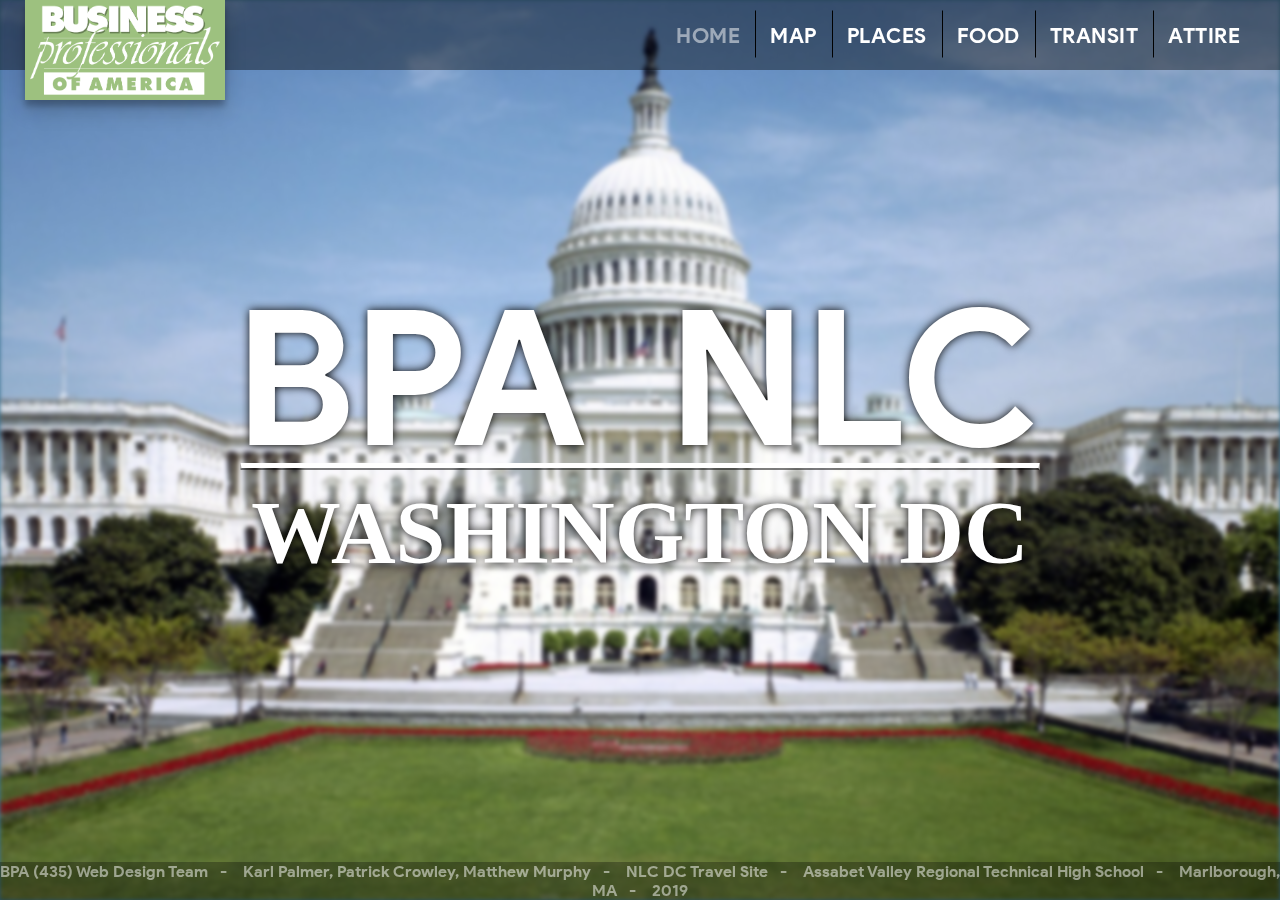
<file: index.html>
<!DOCTYPE html>
<html>
	<head>
		<!-- meta info-->
		<meta charset="UTF-8" />
		<meta name="description" content="A website to assist BPA chapters in planning their attendance at NLC in Washington D.C." />
		<meta name="keywords" content="BPA,business,professionals,America,NLC,Washington,DC" />
		<meta name="author" content="Karl Palmer, Patrick Crowley, & Matthew Murphy" />
		<meta name="viewport" content="width=device-width, initial-scale=1.0" />

		<!-- stylesheets & scripts -->
		<link rel="stylesheet" type="text/css" href="styles/index.css" />
		<script src="scripts/slideshow.js"></script>
		<script src="scripts/mobilenav.js"></script>

		<!-- site title & icon -->
		<link rel="icon" type="image/x-icon" href="images/meta/favicon.png" />
		<title>
			National Leadership Conference
		</title>
	</head>
	<body>
		<header id="mainheader">
			<a href="http://bpa.org">
				<div id="bpa-logo">
					<img id="bpa-logo-src" src="images/index/BPA_Logo_W.png" />
				</div>
			</a>
			<nav id="desktop-nav">
				<a href="index.html"><span class="current-page">Home</span></a>
				<a href="webpages/maps.html">Map</a>
				<a href="webpages/places.html">Places</a>
				<a href="webpages/food.html">Food</a>
				<a href="webpages/transit.html">Transit</a>
				<a style="border-right: 0px;" href="webpages/attire.html">Attire</a>
			</nav>
			<nav id="mobile-nav">
				<div id="webpage-title-home">Home</div><img onclick="opennav()" id="nav-button-home" src="images/nav/menu_button.png" />
			</nav>

			<div id="mobile-nav-items">
				<header id="mobile-nav-header">
					<div id="mobile-nav-title">
						Navigation
					</div>
					<nav id="mobile-nav">
						<img onclick="closenav()" id="nav-button" src="images/nav/menu_button_exit.png" />
					</nav>
				</header>
				<nav>
					<a id="Home" href="index.html"><span class="current-page">Home</span></a>
					<a id="Maps" href="webpages/maps.html">Map</a>
					<a id="Places" href="webpages/places.html">Places</a>
					<a id="Food" href="webpages/food.html">Food</a>
					<a id="Transit" href="webpages/transit.html">Transit</a>
					<a id="Attire" href="webpages/attire.html">Attire</a>
				</nav>
			</div>
		</header>
		
		<div id="DC-Slideshow">
			<img class="mySlides animate-right" src="images/index/US_Capitol.jpg" />
			<img class="mySlides animate-right" src="images/index/Downtown.jpg" />
			<img class="mySlides animate-right" src="images/index/White_House.jpg" />
		</div>

		<h2 id="welcome"><span id="top">BPA&nbsp;&nbsp;NLC</span><hr /><span id="bot">WASHINGTON DC</span></h2>

		<footer>
			BPA (435) Web Design Team&nbsp;&nbsp;&nbsp;-&nbsp;&nbsp;&nbsp;
			Karl Palmer, Patrick Crowley, Matthew Murphy&nbsp;&nbsp;&nbsp;-&nbsp;&nbsp;&nbsp;
			NLC DC Travel Site&nbsp;&nbsp;&nbsp;-&nbsp;&nbsp;&nbsp;
			Assabet Valley Regional Technical High School&nbsp;&nbsp;&nbsp;-&nbsp;&nbsp;&nbsp;
			Marlborough, MA&nbsp;&nbsp;&nbsp;-&nbsp;&nbsp;&nbsp;
			2019
		</footer>
	</body>
</html>
</file>
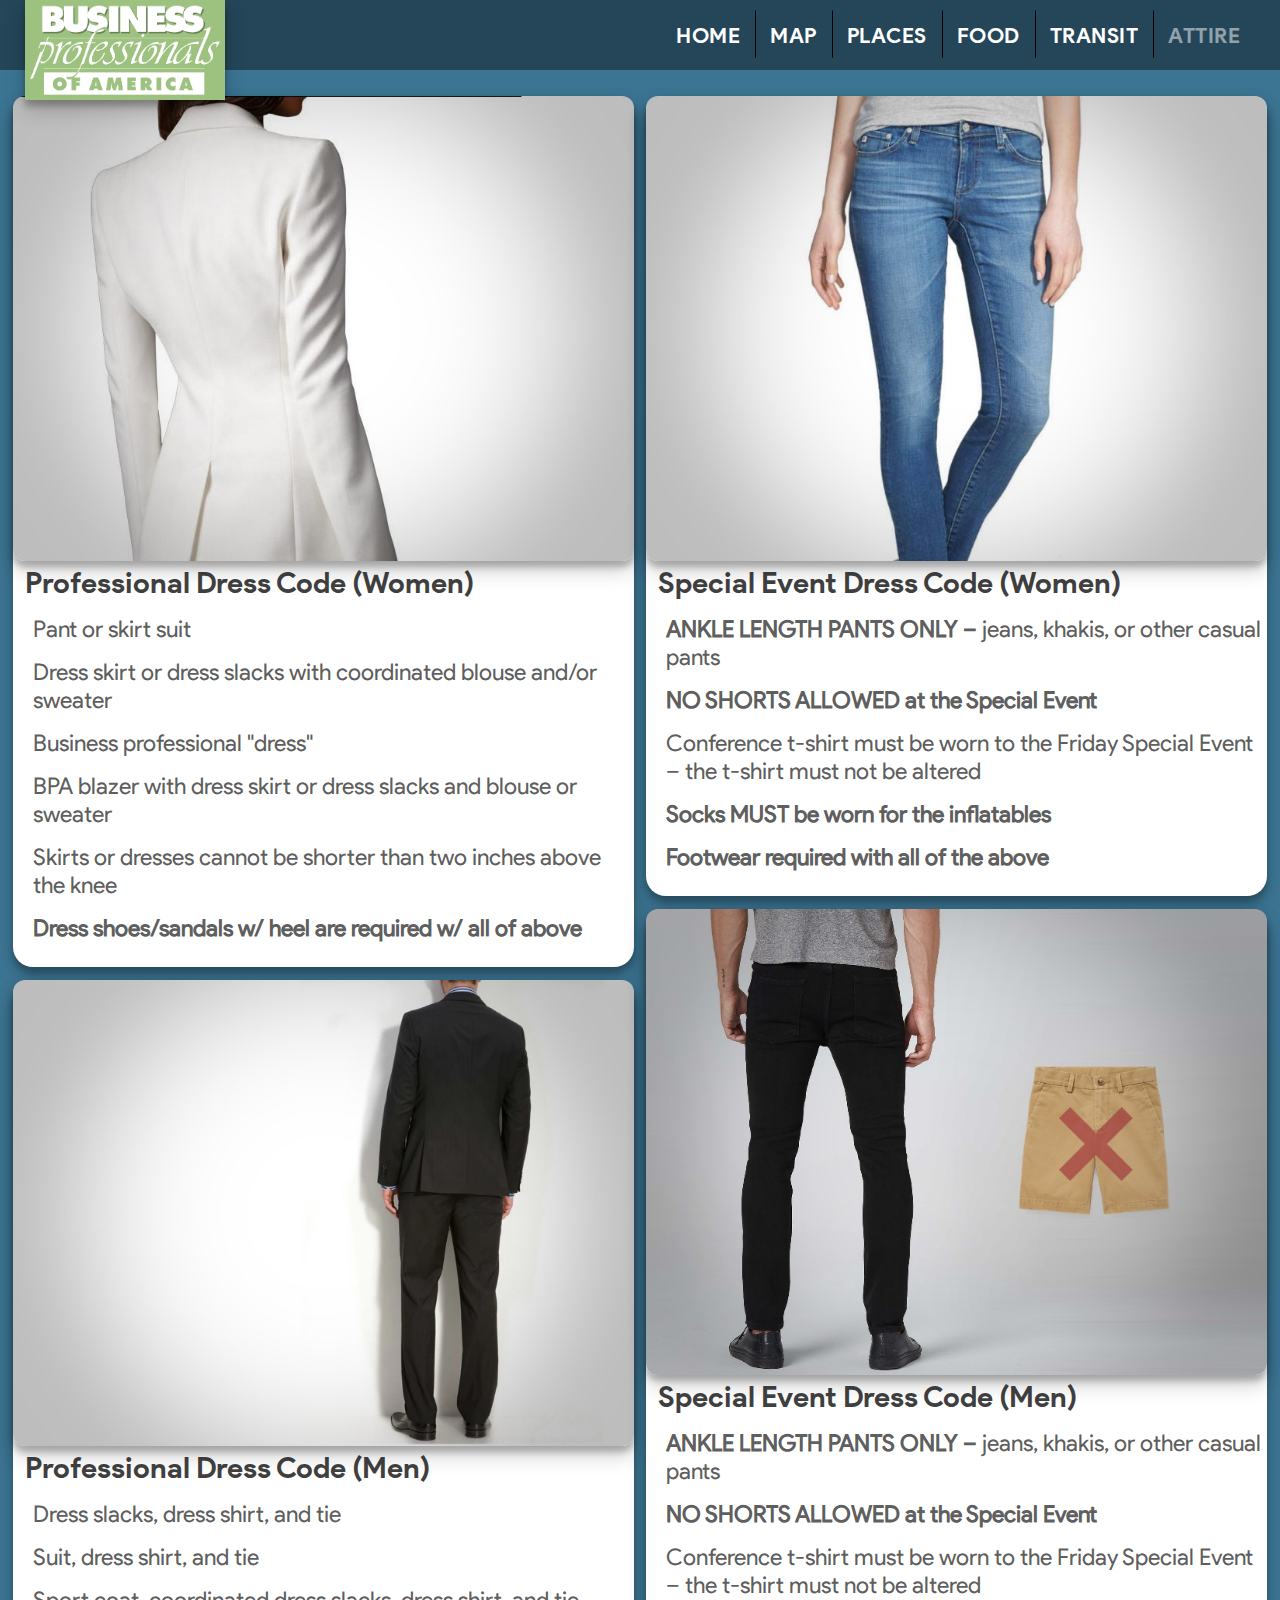
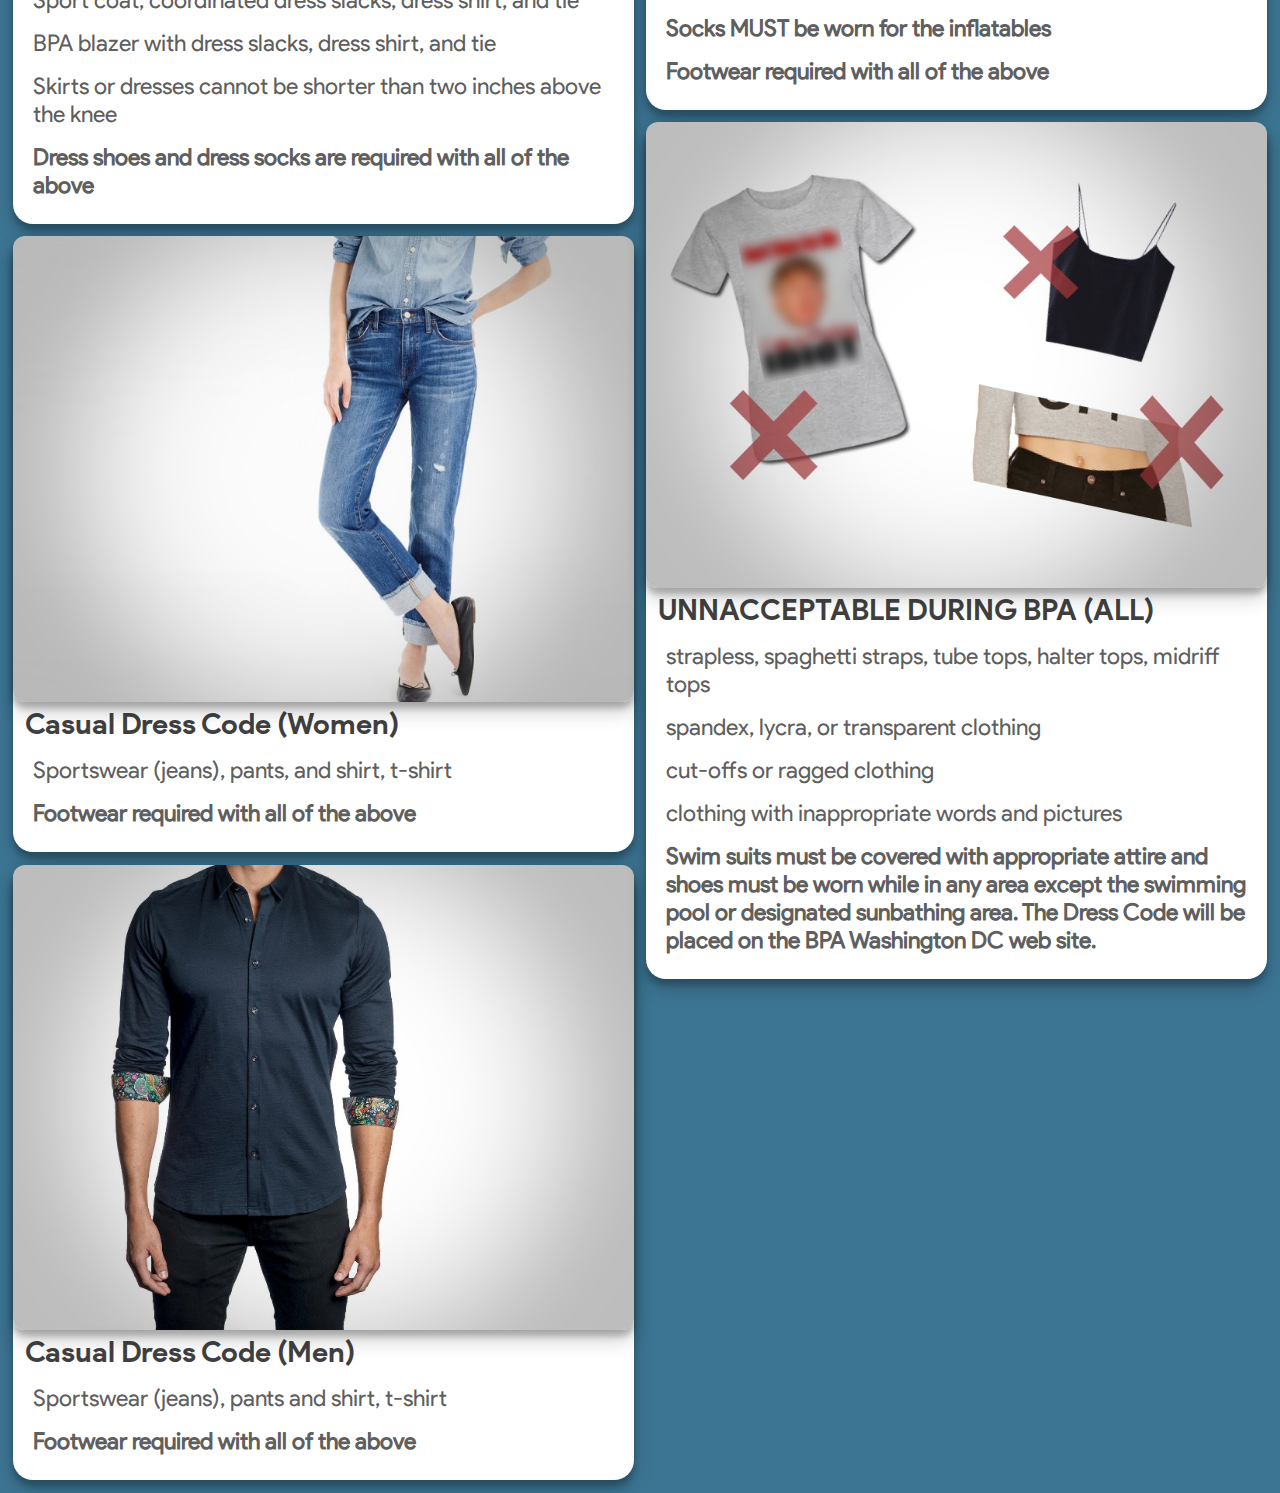
<file: webpages/attire.html>
<!DOCTYPE html>
<html>
	<head>
		<!-- meta info-->
		<meta charset="UTF-8" />
		<meta name="description" content="A website to assist BPA chapters in planning their attendance at NLC in Washington D.C." />
		<meta name="keywords" content="BPA,business,professionals,America,NLC,Washington,DC" />
		<meta name="author" content="Karl Palmer, Patrick Crowley, & Matthew Murphy" />
		<meta name="viewport" content="width=device-width, initial-scale=1.0" />

		<!-- stylesheets & scripts -->
		<link rel="stylesheet" type="text/css" href="../styles/index.css" />
		<script src="../scripts/mobilenav.js"></script>

		<!-- site title & icon -->
		<link rel="icon" type="image/x-icon" href="../images/meta/favicon.png" />
		<title>
			Attire
		</title>
	</head>
	<body>
		<header id="mainheader">
			<a id="bpa-link" href="http://bpa.org">
				<div id="bpa-logo">
					<img id="bpa-logo-src" src="../images/index/BPA_Logo_W.png" />
				</div>
			</a>
			<nav id="desktop-nav">
				<a href="../index.html">Home</a>
				<a href="maps.html">Map</a>
				<a href="places.html">Places</a>
				<a href="food.html">Food</a>
				<a href="transit.html">Transit</a>
				<a style="border-right: 0px;" href="attire.html"><span class="current-page">Attire</span></a>
			</nav>
			<nav id="mobile-nav">
				<div id="webpage-title">Attire</div><img onclick="opennav()" id="nav-button" src="../images/nav/menu_button.png" />
			</nav>

			<div id="mobile-nav-items">
				<header id="mobile-nav-header">
					<div id="mobile-nav-title">
						Navigation
					</div>
					<nav id="mobile-nav">
						<img onclick="closenav()" id="nav-button" src="../images/nav/menu_button_exit.png" />
					</nav>
				</header>
				<nav>
					<a id="Home" href="../index.html">Home</a>
					<a id="Maps" href="maps.html">Map</a>
					<a id="Places" href="places.html">Places</a>
					<a id="Food" href="food.html">Food</a>
					<a id="Transit" href="transit.html">Transit</a>
					<a id="Attire" href="attire.html"><span class="current-page">Attire</span></a>
				</nav>
			</div>
		</header>

		<section id="main-content">
			<div class="item">
				<!--https://www.dhgate.com/product/2015-ivory-women-pant-suits-shawl-lapel-long/240431818.html-->
				<img src="../images/attire/PROFEM.jpg" />
				<div>
					<h1>Professional Dress Code (Women)</h1>
					<p>
						<ul>
							<li>Pant or skirt suit</li>
							<li>Dress skirt or dress slacks with coordinated blouse and/or sweater</li>
							<li>Business professional "dress"</li>
							<li>BPA blazer with dress skirt or dress slacks and blouse or sweater</li>
							<li>Skirts or dresses cannot be shorter than two inches above the knee</li>
							<li><b>Dress shoes/sandals w/ heel are required w/ all of above</b></li>
						</ul>
					</p>
				</div>
			</div>

			<div class="item">
				<!--https://www.aliexpress.com/item/2015-Superior-quality-Fashion-Two-buttons-Vented-Back-Slim-Jacket-Pants-terno-men-suit-latest/32486866461.html-->
				<img src="../images/attire/PROMAL.jpg" />
				<div>
					<h1>Professional Dress Code (Men)</h1>
					<p>
						<ul>
							<li>Dress slacks, dress shirt, and tie</li>
							<li>Suit, dress shirt, and tie</li>
							<li>Sport coat, coordinated dress slacks, dress shirt, and tie</li>
							<li>BPA blazer with dress slacks, dress shirt, and tie</li>
							<li>Skirts or dresses cannot be shorter than two inches above the knee</li>
							<li><b>Dress shoes and dress socks are required with all of the above</b></li>
						</ul>
					</p>
				</div>
			</div>

			<div class="item">
				<img src="../images/attire/CASFEM.jpg" />
				<div>
					<h1>Casual Dress Code (Women)</h1>
					<p>
						<ul>
							<li>Sportswear (jeans), pants, and shirt, t-shirt</li>
							<li><b>Footwear required with all of the above</b></li>
						</ul>
					</p>
				</div>
			</div>

			<div class="item">
				<img src="../images/attire/CASMAL.jpg" />
				<div>
					<h1>Casual Dress Code (Men)</h1>
					<p>
						<ul>
							<li>Sportswear (jeans), pants and shirt, t-shirt</li>
							<li><b>Footwear required with all of the above</b></li>
						</ul>
					</p>
				</div>
			</div>

			<div class="item">
				<!--http://nymag.com/strategist/article/how-to-dress-for-a-tech-interview.html-->
				<img src="../images/attire/SPCFEM.jpg" />
				<div>
					<h1>Special Event Dress Code (Women)</h1>
					<p>
						<ul>
							<li><b>ANKLE LENGTH PANTS ONLY –</b> jeans, khakis, or other casual pants</li>
							<li><b>NO SHORTS ALLOWED at the Special Event</b></li>
							<li>Conference t-shirt must be worn to the Friday Special Event – the t-shirt must not be altered</li>
							<li><b>Socks MUST be worn for the inflatables</b></li>
							<li><b>Footwear required with all of the above</b></li>
						</ul>
					</p>
				</div>
			</div>

			<div class="item">
				<!--https://www.aliexpress.com/item/2015-Superior-quality-Fashion-Two-buttons-Vented-Back-Slim-Jacket-Pants-terno-men-suit-latest/32486866461.html-->
				<!--https://www.ralphlauren.com/boys-clothing-shorts/slim-fit-cotton-chino-short/462494.html?cgid=boys-clothing-shorts&dwvar462494_colorname=Desert%20Khaki&webcat=direct#start=1&cgid=boys-clothing-shorts-->
				<img src="../images/attire/SPCMAL.jpg" />
				<div>
					<h1>Special Event Dress Code (Men)</h1>
					<p>
						<ul>
							<li><b>ANKLE LENGTH PANTS ONLY –</b> jeans, khakis, or other casual pants</li>
							<li><b>NO SHORTS ALLOWED at the Special Event</b></li>
							<li>Conference t-shirt must be worn to the Friday Special Event – the t-shirt must not be altered</li>
							<li><b>Socks MUST be worn for the inflatables</b></li>
							<li><b>Footwear required with all of the above</b></li>
						</ul>
					</p>
				</div>
			</div>

			<div class="item">
				<!--https://www.dcurbanmom.com/jforum/posts/list/125/564506.page-->
				<!--https://www.zaful.com/plain-cropped-spaghetti-strap-tank-top-p_494001.html-->
				<!--https://www.forever21.com/us/shop-->
				<img src="../images/attire/DONTDO.jpg" />
				<div>
					<h1>UNNACCEPTABLE DURING BPA (ALL)</h1>
					<p>
						<ul>
							<li>strapless, spaghetti straps, tube tops, halter tops, midriff tops</li>
							<li>spandex, lycra, or transparent clothing</li>
							<li>cut-offs or ragged clothing</li>
							<li>clothing with inappropriate words and pictures</li>
							<li><b>Swim suits must be covered with appropriate attire and shoes must be worn while in any area except the swimming pool or designated sunbathing area. The Dress Code will be placed on the BPA Washington DC web site.</b></li>
						</ul>
					</p>
				</div>
			</div>
		</section>

	</body>
</html>
</file>
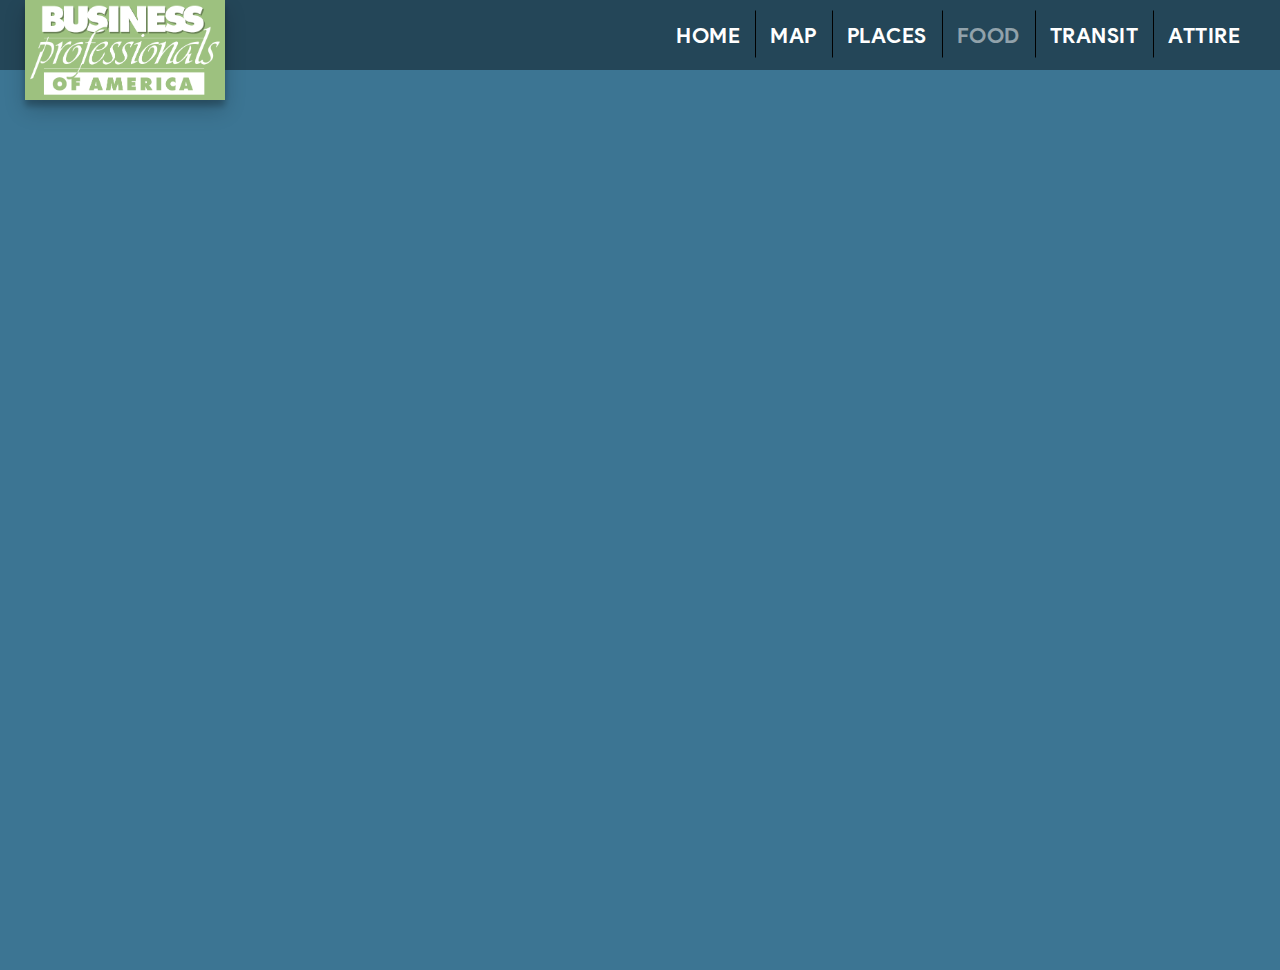
<file: webpages/food.html>
<!DOCTYPE html>
<html>
	<head>
		<!-- meta info-->
		<meta charset="UTF-8" />
		<meta name="description" content="A website to assist BPA chapters in planning their attendance at NLC in Washington D.C." />
		<meta name="keywords" content="BPA,business,professionals,America,NLC,Washington,DC" />
		<meta name="author" content="Karl Palmer, Patrick Crowley, & Matthew Murphy" />
		<meta name="viewport" content="width=device-width, initial-scale=1.0" />

		<!-- stylesheets & scripts -->
		<link rel="stylesheet" type="text/css" href="../styles/index.css" />
		<script src="../scripts/mobilenav.js"></script>

		<!-- site title & icon -->
		<link rel="icon" type="image/x-icon" href="../images/meta/favicon.png" />
		<title>
			Food
		</title>
	</head>
	<body>
		<header id="mainheader">
			<a id="bpa-link" href="http://bpa.org">
				<div id="bpa-logo">
					<img id="bpa-logo-src" src="../images/index/BPA_Logo_W.png" />
				</div>
			</a>
			<nav id="desktop-nav">
				<a href="../index.html">Home</a>
				<a href="maps.html">Map</a>
				<a href="places.html">Places</a>
				<a href="food.html"><span class="current-page">Food</span></a>
				<a href="transit.html">Transit</a>
				<a style="border-right: 0px;" href="attire.html">Attire</a>
			</nav>
			<nav id="mobile-nav">
				<div id="webpage-title">Food</div><img onclick="opennav()" id="nav-button" src="../images/nav/menu_button.png" />
			</nav>

			<div id="mobile-nav-items">
				<header id="mobile-nav-header">
					<div id="mobile-nav-title">
						Navigation
					</div>
					<nav id="mobile-nav">
						<img onclick="closenav()" id="nav-button" src="../images/nav/menu_button_exit.png" />
					</nav>
				</header>
				<nav>
					<a id="Home" href="../index.html">Home</a>
					<a id="Maps" href="maps.html">Map</a>
					<a id="Places" href="places.html">Places</a>
					<a id="Food" href="food.html"><span class="current-page">Food</span></a>
					<a id="Transit" href="transit.html">Transit</a>
					<a id="Attire" href="attire.html">Attire</a>
				</nav>
			</div>
		</header>
		
		<iframe id="map" src="https://www.google.com/maps/embed?pb=!1m16!1m12!1m3!1d49669.68767228963!2d-77.04393079247927!3d38.91585175161863!2m3!1f0!2f0!3f0!3m2!1i1024!2i768!4f13.1!2m1!1swashington+dc+restaurants!5e0!3m2!1sen!2sus!4v1550101532621" frameborder="0" width="100%" height="100%" style="border:0"></iframe>

	</body>
</html>
</file>
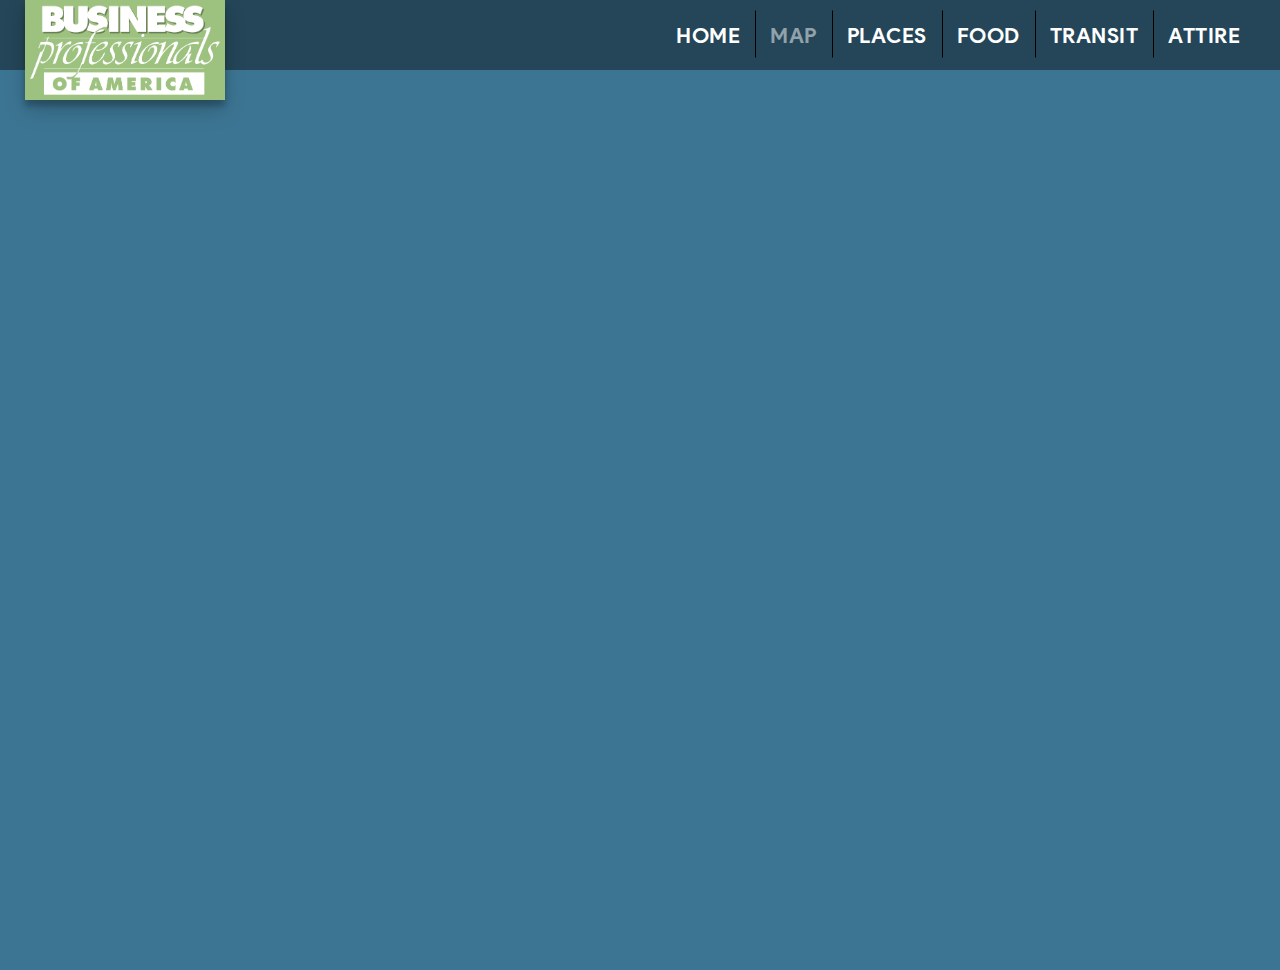
<file: webpages/maps.html>
<!DOCTYPE html>
<html>
	<head>
		<!-- meta info-->
		<meta charset="UTF-8" />
		<meta name="description" content="A website to assist BPA chapters in planning their attendance at NLC in Washington D.C." />
		<meta name="keywords" content="BPA,business,professionals,America,NLC,Washington,DC" />
		<meta name="author" content="Karl Palmer, Patrick Crowley, & Matthew Murphy" />
		<meta name="viewport" content="width=device-width, initial-scale=1.0" />

		<!-- stylesheets & scripts -->
		<link rel="stylesheet" type="text/css" href="../styles/index.css" />
		<script src="../scripts/mobilenav.js"></script>

		<!-- site title & icon -->
		<link rel="icon" type="image/x-icon" href="../images/meta/favicon.png" />
		<title>
			Map
		</title>
	</head>
	<body style="overflow: hidden;">
		<header id="mainheader">
			<a id="bpa-link" href="http://bpa.org">
				<div id="bpa-logo">
					<img id="bpa-logo-src" src="../images/index/BPA_Logo_W.png" />
				</div>
			</a>
			<nav id="desktop-nav">
				<a href="../index.html">Home</a>
				<a href="maps.html"><span class="current-page">Map</span></a>
				<a href="places.html">Places</a>
				<a href="food.html">Food</a>
				<a href="transit.html">Transit</a>
				<a style="border-right: 0px;" href="attire.html">Attire</a>
			</nav>
			<nav id="mobile-nav">
				<div id="webpage-title">Map</div>
				<img onclick="opennav()" id="nav-button" src="../images/nav/menu_button.png" />
			</nav>

			<div id="mobile-nav-items">
				<header id="mobile-nav-header">
					<div id="mobile-nav-title">
						Navigation
					</div>
					<nav id="mobile-nav">
						<img onclick="closenav()" id="nav-button" src="../images/nav/menu_button_exit.png" />
					</nav>
				</header>
				<nav>
					<a id="Home" href="../index.html">Home</a>
					<a id="Maps" href="maps.html"><span class="current-page">Map</span></a>
					<a id="Places" href="places.html">Places</a>
					<a id="Food" href="food.html">Food</a>
					<a id="Transit" href="transit.html">Transit</a>
					<a id="Attire" href="attire.html">Attire</a>
				</nav>
			</div>
		</header>
		
		<iframe id="map" src="https://www.google.com/maps/embed?pb=!1m18!1m12!1m3!1d99370.54990678138!2d-77.08461540259617!3d38.89357553004658!2m3!1f0!2f0!3f0!3m2!1i1024!2i768!4f13.1!3m3!1m2!1s0x89b7c6de5af6e45b%3A0xc2524522d4885d2a!2sWashington%2C+DC!5e0!3m2!1sen!2sus!4v1549429764325" frameborder="0" width="100%" height="100%" style="border:0"></iframe>

	</body>
</html>
</file>
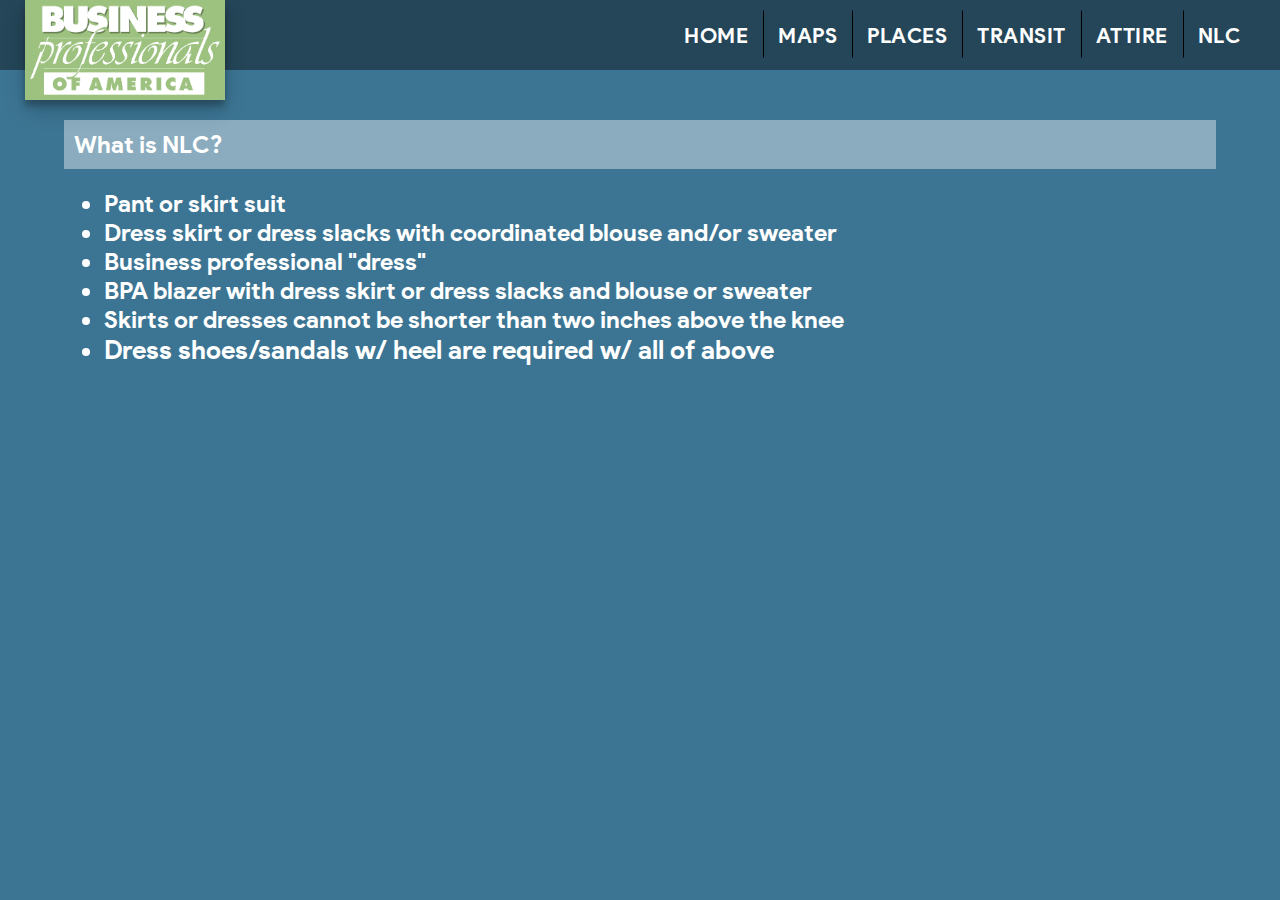
<file: webpages/nlc.html>
<!DOCTYPE html>
<html>
	<head>
		<!-- meta info-->
		<meta charset="UTF-8" />
		<meta name="description" content="A website to assist BPA chapters in planning their attendance at NLC in Washington D.C." />
		<meta name="keywords" content="BPA,business,professionals,America,NLC,Washington,DC" />
		<meta name="author" content="Karl Palmer, Patrick Crowley, & Matthew Murphy" />
		<meta name="viewport" content="width=device-width, initial-scale=1.0" />

		<!-- stylesheets & scripts -->
		<link rel="stylesheet" type="text/css" href="../styles/index.css" />
		<script src="../scripts/mobilenav.js"></script>

		<!-- site title & icon -->
		<link rel="shortcut icon" type="image/x-icon" href="..images/favicon/favicon.ico" />
		<link rel="icon" type="image/x-icon" href="..images/favicon/favicon.ico" />
		<title>
			NLC
		</title>
	</head>
	<body>
		<header id="mainheader">
			<a href="http://bpa.org">
				<div id="bpa-logo">
					<img id="bpa-logo-src" src="../images/index/BPA_Logo_W.png" />
				</div>
			</a>
			<nav id="desktop-nav">
				<a href="../index.html">Home</a>
				<a href="maps.html">Maps</a>
				<a href="places.html">Places</a>
				<a href="transit.html">Transit</a>
				<a href="attire.html">Attire</a>
				<a class="current-page" style="border-right: 0px;" href="">NLC</a>
			</nav>
			<nav id="mobile-nav">
				<div id="webpage-title">NLC</div><img onclick="opennav()" id="nav-button" src="../images/nav/menu_button.png" />
			</nav>

			<div id="mobile-nav-items">
				<header>
					<div id="mobile-nav-title">
						Navigation
					</div>
					<nav id="mobile-nav">
						<img onclick="closenav()" id="nav-button" src="../images/nav/menu_button_exit.png" />
					</nav>
				</header>
				<nav>
					<a id="Home" href="../index.html">Home</a>
					<a id="Maps" href="maps.html">Maps</a>
					<a id="Places" href="places.html">Places</a>
					<a id="Transit" href="transit.html">Transit</a>
					<a id="Attire" href="attire.html">Attire</a>
					<a id="NLC" class="current-page" href="">NLC</a>
				</nav>
			</div>
		</header>
		
		<div class="center-x">
			<h2>What is NLC?</h2>
			<ul>
				<li>Pant or skirt suit</li>
				<li>Dress skirt or dress slacks with coordinated blouse and/or sweater</li>
				<li>Business professional "dress"</li>
				<li>BPA blazer with dress skirt or dress slacks and blouse or sweater</li>
				<li>Skirts or dresses cannot be shorter than two inches above the knee</li>
				<li><b>Dress shoes/sandals w/ heel are required w/ all of above</b></li>
			</ul>
		</div>

	</body>
</html>
</file>
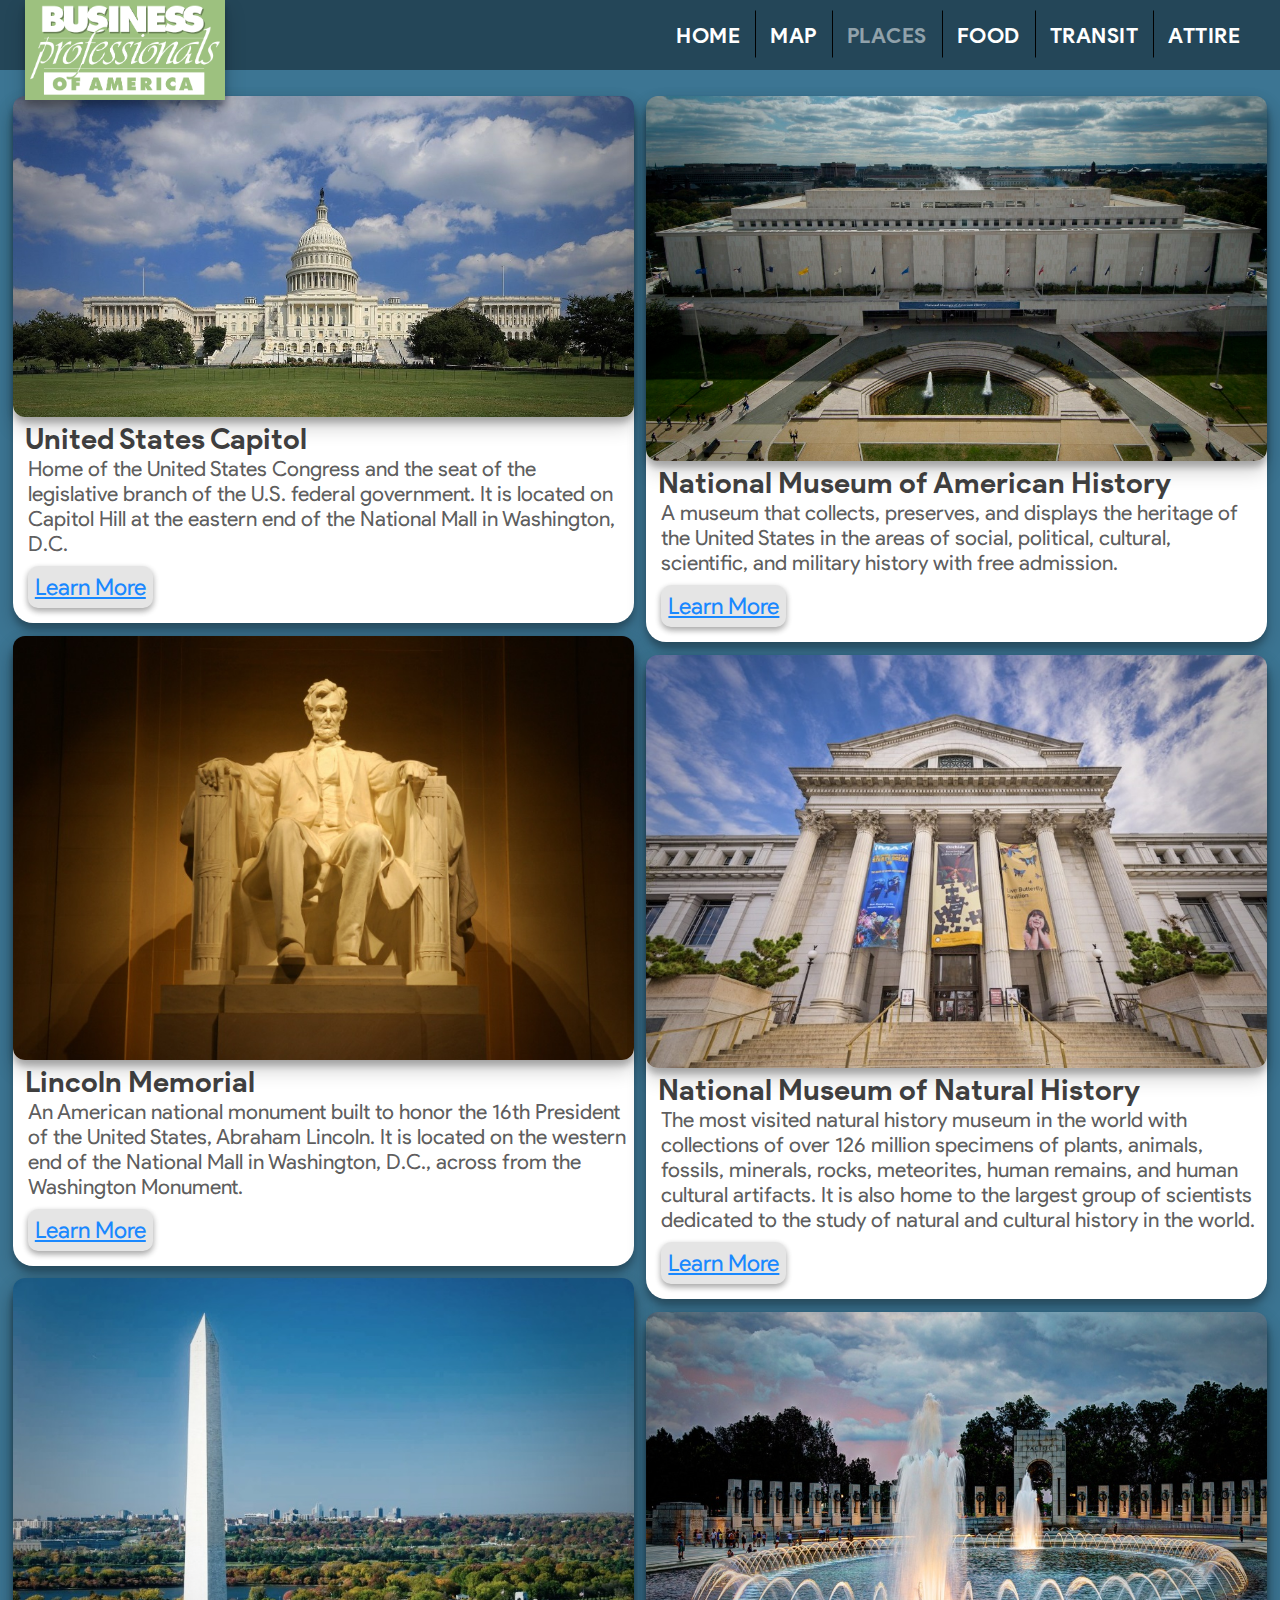
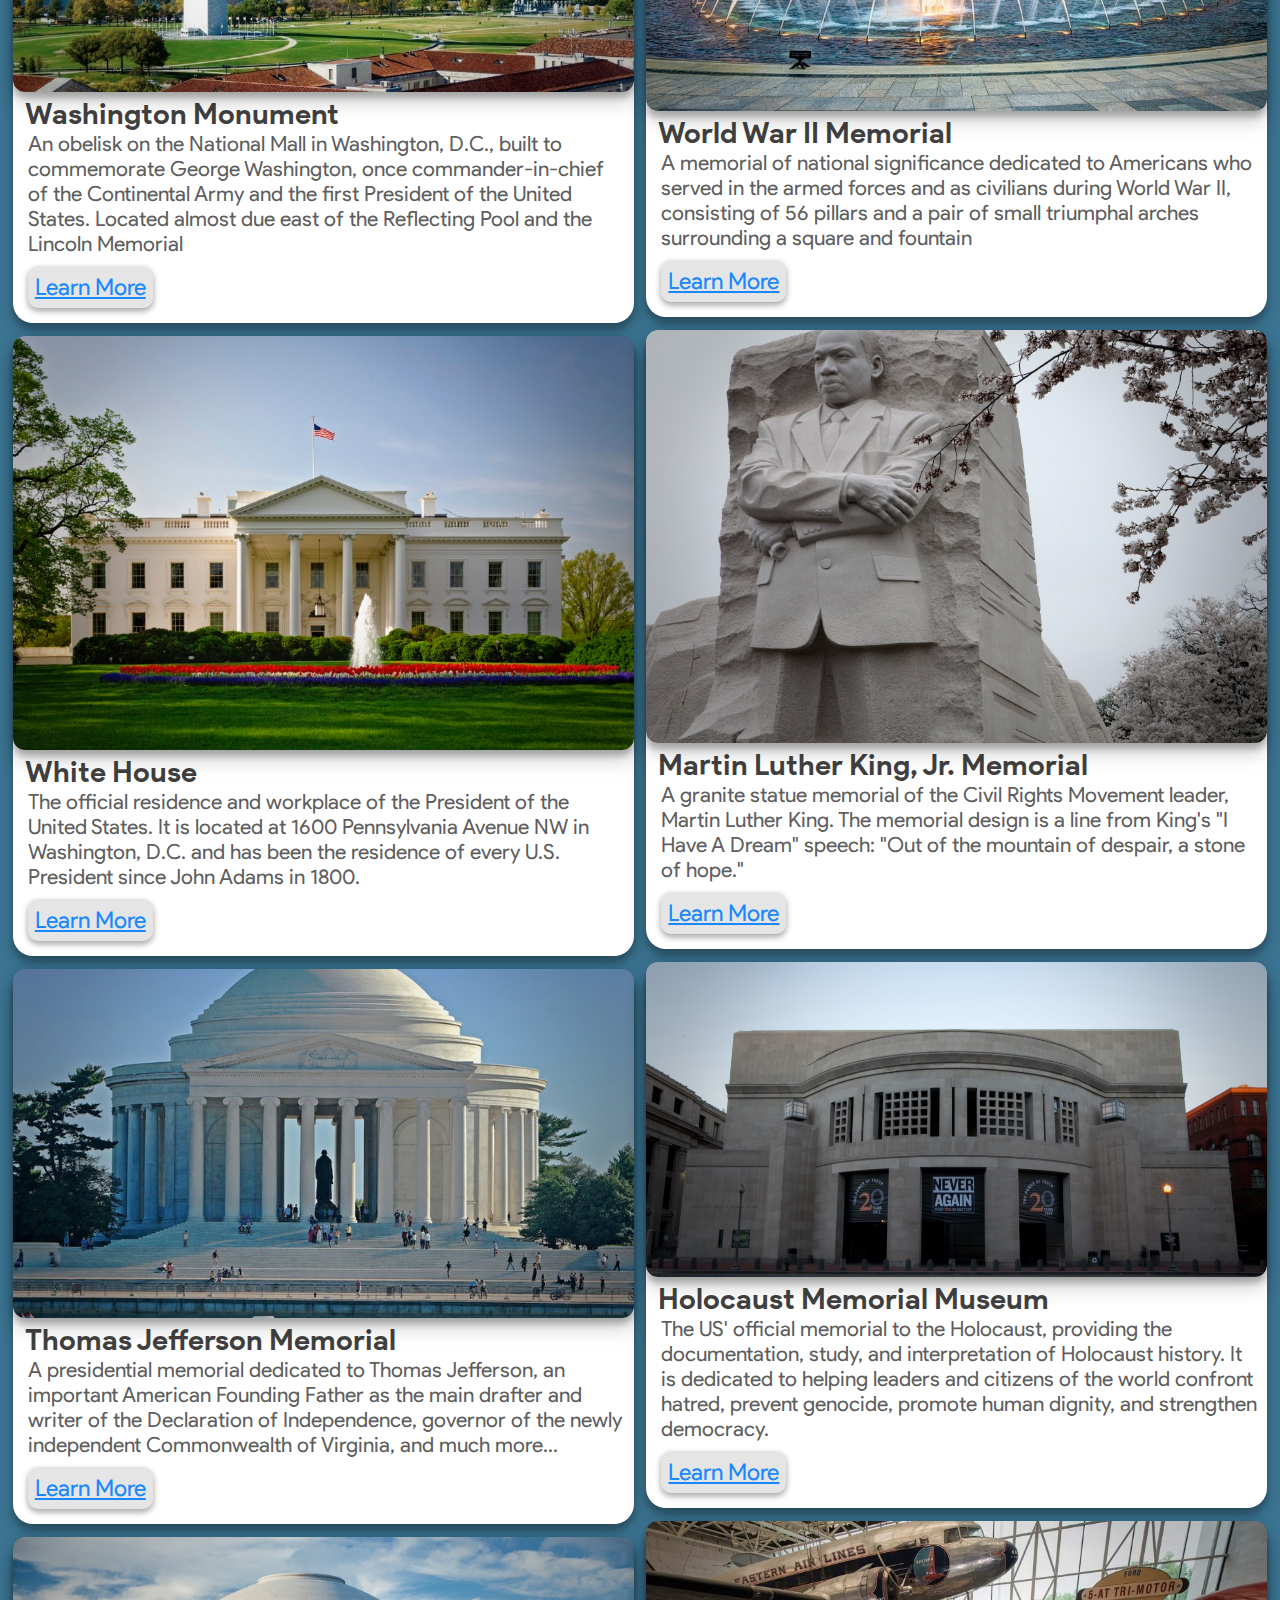
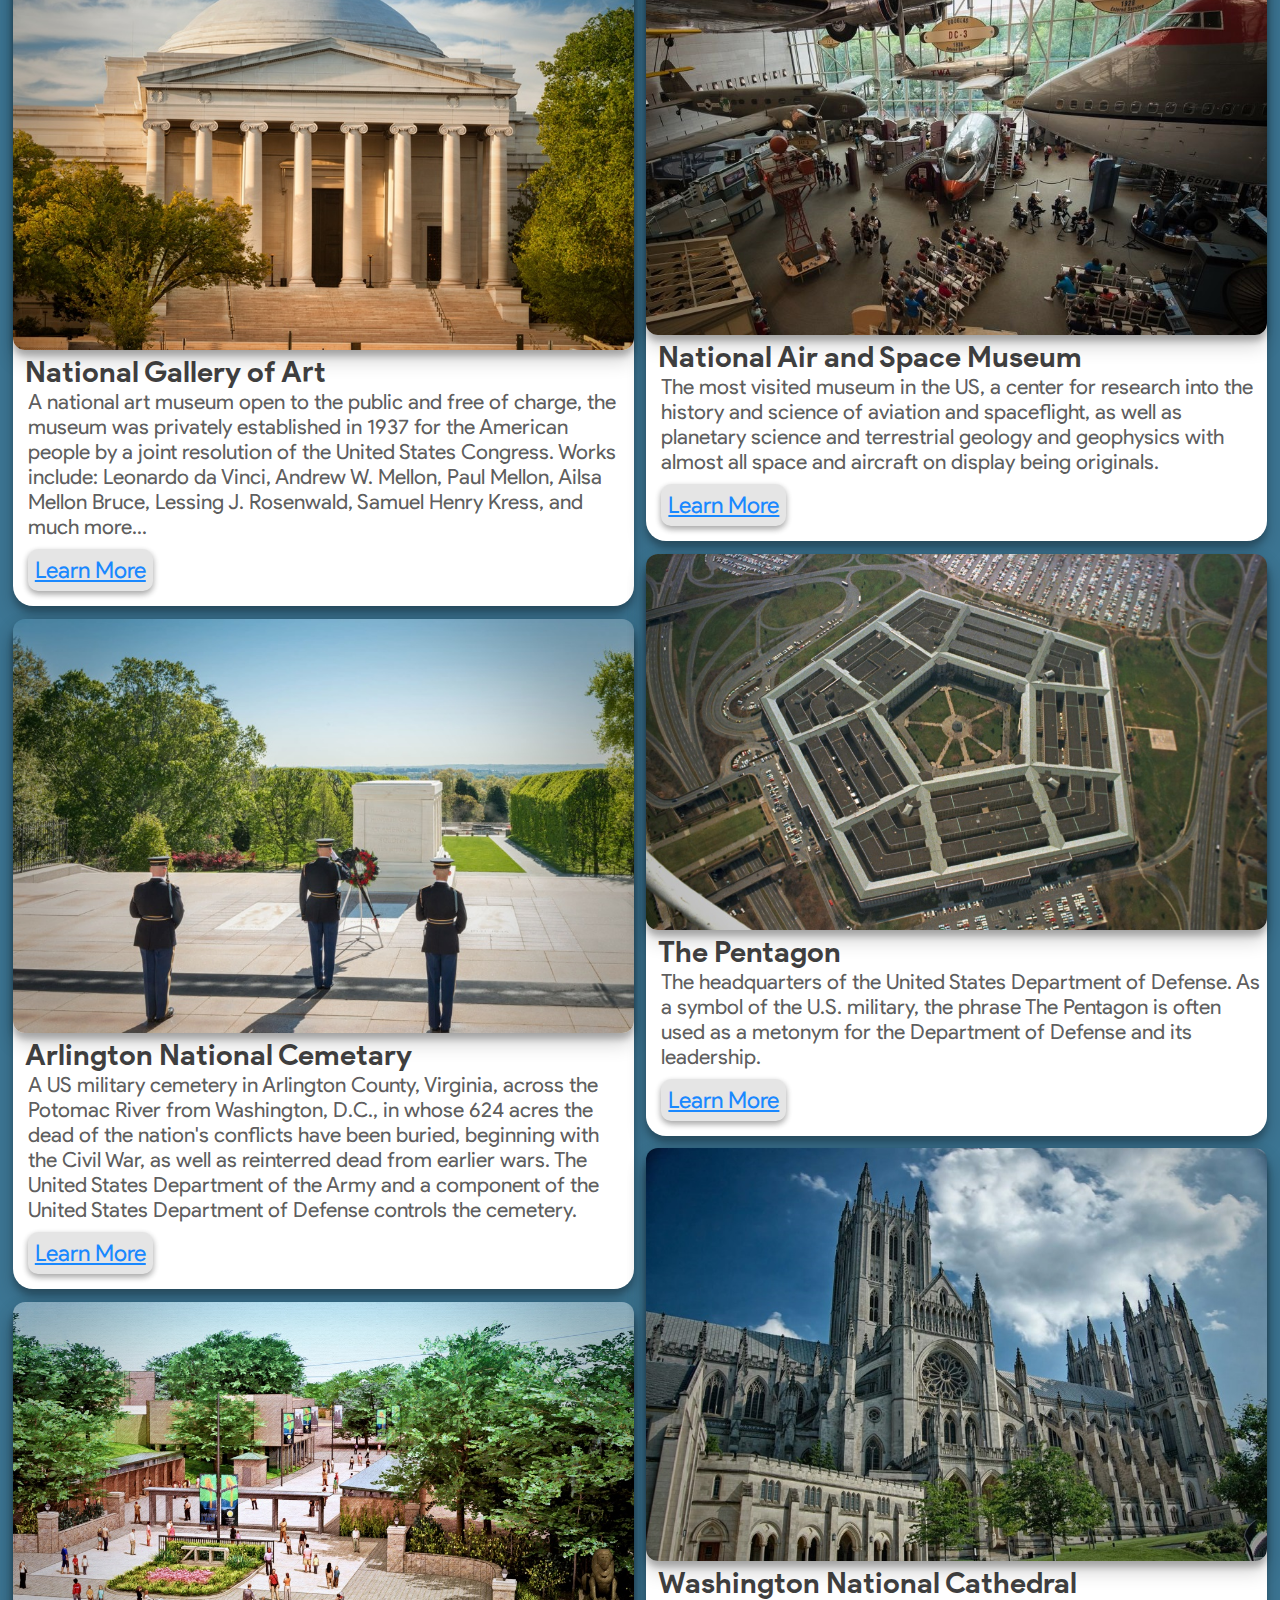
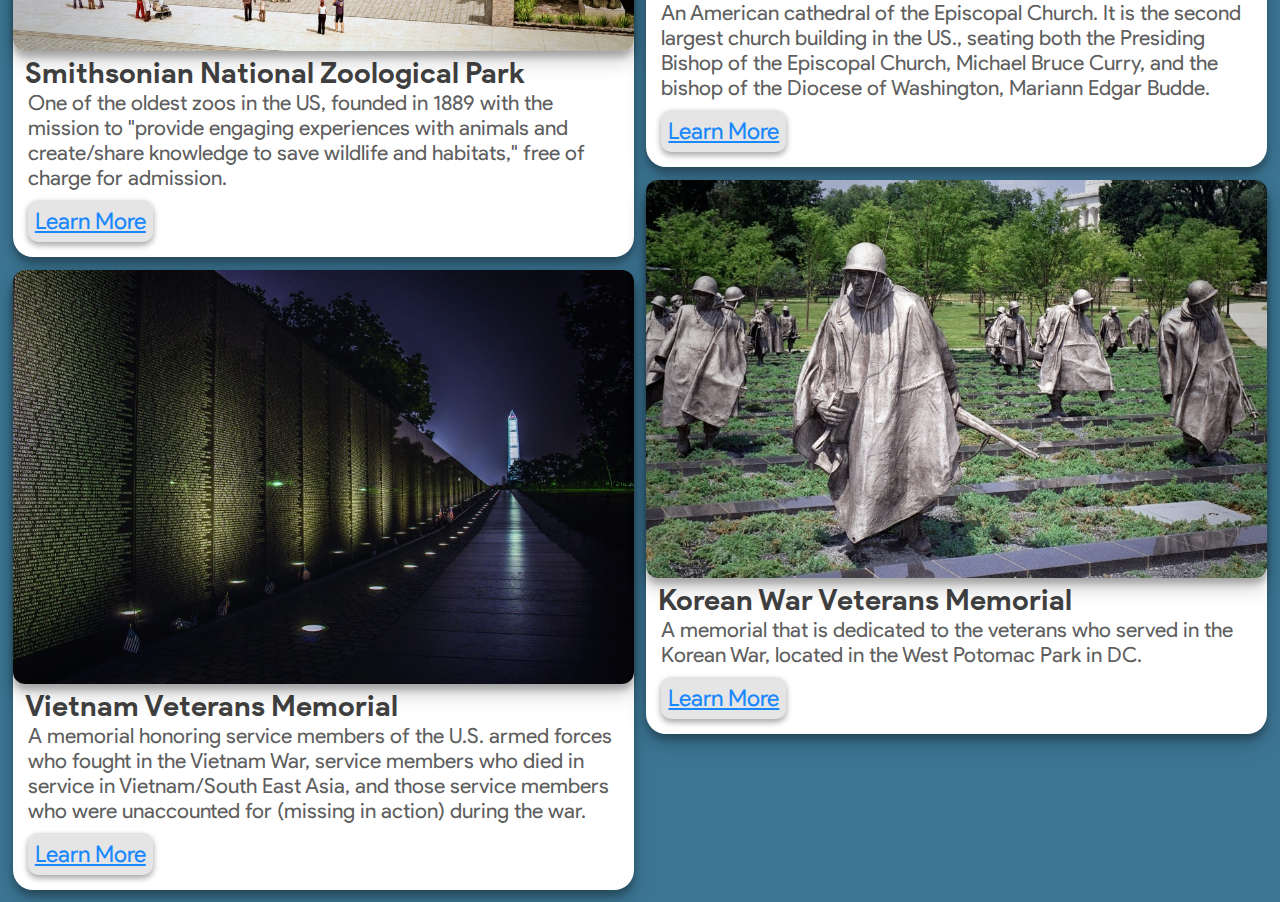
<file: webpages/places.html>
<!DOCTYPE html>
<html>
	<head>
		<!-- meta info-->
		<meta charset="UTF-8" />
		<meta name="description" content="A website to assist BPA chapters in planning their attendance at NLC in Washington D.C." />
		<meta name="keywords" content="BPA,business,professionals,America,NLC,Washington,DC" />
		<meta name="author" content="Karl Palmer, Patrick Crowley, & Matthew Murphy" />
		<meta name="viewport" content="width=device-width, initial-scale=1.0" />

		<!-- stylesheets & scripts -->
		<link rel="stylesheet" type="text/css" href="../styles/index.css" />
		<link href="https://fonts.googleapis.com/css?family=Open+Sans" rel="stylesheet">
		<script src="../scripts/mobilenav.js"></script>

		<!-- site title & icon -->
		<link rel="icon" type="image/x-icon" href="../images/meta/favicon.png" />
		<title>
			Places
		</title>
	</head>
	<body style="overflow-x: hidden;">
		<header id="mainheader">
			<a id="bpa-link" href="http://bpa.org">
				<div id="bpa-logo">
					<img id="bpa-logo-src" src="../images/index/BPA_Logo_W.png" />
				</div>
			</a>
			<nav id="desktop-nav">
				<a href="../index.html">Home</a>
				<a href="maps.html">Map</a>
				<a href="places.html"><span class="current-page">Places</span></a>
				<a href="food.html">Food</a>
				<a href="transit.html">Transit</a>
				<a style="border-right: 0px;" href="attire.html">Attire</a>
			</nav>
			<nav id="mobile-nav">
				<div id="webpage-title">Places</div><img onclick="opennav()" id="nav-button" src="../images/nav/menu_button.png" />
			</nav>

			<div id="mobile-nav-items">
				<header id="mobile-nav-header">
					<div id="mobile-nav-title">
						Navigation
					</div>
					<nav id="mobile-nav">
						<img onclick="closenav()" id="nav-button" src="../images/nav/menu_button_exit.png" />
					</nav>
				</header>
				<nav>
					<a id="Home" href="../index.html">Home</a>
					<a id="Maps" href="maps.html">Map</a>
					<a id="Places" href="places.html"><span class="current-page">Places</span></a>
					<a id="Food" href="food.html">Food</a>
					<a id="Transit" href="transit.html">Transit</a>
					<a id="Attire" href="attire.html">Attire</a>
				</nav>
			</div>
		</header>

		<section id="main-content">
			<!--
				United States Capitol
				https://en.wikipedia.org/wiki/United_States_Capitol#/media/File:US_Capitol_west_side.JPG
			-->
			<div class="item">
				<img src="../images/places/USCPT.jpg" />
				<div>
					<h1>United States Capitol</h1>
					<p>
						Home of the United States Congress and the seat of the legislative branch of the U.S. federal government. It is located on Capitol Hill at the eastern end of the National Mall in Washington, D.C.
						<br />
						<a href="https://www.visitthecapitol.gov/">Learn More</a>
					</p>
				</div>
			</div>

			<!--
				Lincoln Memorial
				https://www.nps.gov/nama/learn/news/lincolnbirthday18.htm
			-->
			<div class="item">
				<img src="../images/places/LNCMEM.jpg" />
				<div>
					<h1>Lincoln Memorial</h1>
					<p>
						An American national monument built to honor the 16th President of the United States, Abraham Lincoln. It is located on the western end of the National Mall in Washington, D.C., across from the Washington Monument.
						<br />
						<a href="https://www.nps.gov/linc/index.htm">Learn More</a>
					</p>
				</div>
			</div>

			<!--
				Washington Monument
				https://teenkidsnews.com/uncategorized/why-is-the-washington-monument-two-different-colors/
			-->
			<div class="item">
				<img src="../images/places/WSHMON.jpg" />
				<div>
					<h1>Washington Monument</h1>
					<p>
						An obelisk on the National Mall in Washington, D.C., built to commemorate George Washington, once commander-in-chief of the Continental Army and the first President of the United States. Located almost due east of the Reflecting Pool and the Lincoln Memorial
						<br />
						<a href="https://www.nps.gov/wamo/index.htm">Learn More</a>
					</p>
				</div>
			</div>

			<!--
				White House
				https://www.vizts.com/white-house/
			-->
			<div class="item">
				<img src="../images/places/WHTHOS.jpg" />
				<div>
					<h1>White House</h1>
					<p>
						The official residence and workplace of the President of the United States. It is located at 1600 Pennsylvania Avenue NW in Washington, D.C. and has been the residence of every U.S. President since John Adams in 1800. 
						<br />
						<a href="https://www.whitehouse.gov/about-the-white-house/the-white-house/">Learn More</a>
					</p>
				</div>
			</div>

			<!--
				Thomas Jefferson Memorial
				https://www.wheretraveler.com/sites/default/files/styles/wt17_promoted_large/public/images/jefferson%20memorial%20ehpien%20flickr.jpg
			-->
			<div class="item">
				<img src="../images/places/JEFMEM.jpg" />
				<div>
					<h1>Thomas Jefferson Memorial</h1>
					<p>
						A presidential memorial dedicated to Thomas Jefferson, an important American Founding Father as the main drafter and writer of the Declaration of Independence, governor of the newly independent Commonwealth of Virginia, and much more...
						<br />
						<a href="https://www.nps.gov/thje/index.htm">Learn More</a>
					</p>
				</div>
			</div>

			<!--
				National Gallery of Art
				https://www.flipkey.com/blog/2016/08/18/everything-need-know-top-art-museums-washington-dc/
			-->
			<div class="item">
				<img src="../images/places/NAGLRT.jpg" />
				<div>
					<h1>National Gallery of Art</h1>
					<p>
						A national art museum open to the public and free of charge, the museum was privately established in 1937 for the American people by a joint resolution of the United States Congress. Works include: Leonardo da Vinci, Andrew W. Mellon, Paul Mellon, Ailsa Mellon Bruce, Lessing J. Rosenwald, Samuel Henry Kress, and much more...
						<br />
						<a href="https://www.nga.gov/">Learn More</a>
					</p>
				</div>
			</div>

			<!--
				Arlington National Cemetary
				https://www.trolleytours.com/washington-dc/arlington-national-cemetery
			-->
			<div class="item">
				<img src="../images/places/NATCEM.jpg" />
				<div>
					<h1>Arlington National Cemetary</h1>
					<p>
						A US military cemetery in Arlington County, Virginia, across the Potomac River from Washington, D.C., in whose 624 acres the dead of the nation's conflicts have been buried, beginning with the Civil War, as well as reinterred dead from earlier wars. The United States Department of the Army and a component of the United States Department of Defense controls the cemetery.
						<br />
						<a href="https://www.arlingtoncemetery.mil/">Learn More</a>
					</p>
				</div>
			</div>

			<!--
				Smithsonian National Zoological Park
				https://asg-architects.com/portfolio/smithsonian-comprehensive-facilities-master-plan-for-the-national-zoological-park-and-conservation-biology-institute/
			-->
			<div class="item">
				<img src="../images/places/NATZOO.jpg" />
				<div>
					<h1>Smithsonian National Zoological Park</h1>
					<p>
						One of the oldest zoos in the US, founded in 1889 with the mission to "provide engaging experiences with animals and create/share knowledge to save wildlife and habitats," free of charge for admission.
						<br />
						<a href="https://nationalzoo.si.edu/">Learn More</a>
					</p>
				</div>
			</div>

			<!--
				Vietnam Veterans Memorial
				https://greatnonprofits.org/org/vietnam-veterans-memorial-fund-inc
			-->
			<div class="item">
				<img src="../images/places/VETMEM.jpg" />
				<div>
					<h1>Vietnam Veterans Memorial</h1>
					<p>
						 A memorial honoring service members of the U.S. armed forces who fought in the Vietnam War, service members who died in service in Vietnam/South East Asia, and those service members who were unaccounted for (missing in action) during the war.
						<br />
						<a href="https://www.nps.gov/vive/index.htm">Learn More</a>
					</p>
				</div>
			</div>

			<!--
				National Museum of American/Natural History
				https://www.si.edu/newsdesk/photos/national-museum-american-history-kenneth-e-behring-center-facing-south
			-->
			<div class="item">
				<img src="../images/places/USHISMUS.jpg" />
				<div>
					<h1>National Museum of American History</h1>
					<p>
						A museum that collects, preserves, and displays the heritage of the United States in the areas of social, political, cultural, scientific, and military history with free admission.
						<br />
						<a href="http://americanhistory.si.edu/">Learn More</a>
					</p>
				</div>
			</div>

			<!--
				National Museum of American/Natural History
				https://www.capitolhillhotel-dc.com/blog/5-cool-artifacts-national-museum-american-history/
			-->
			<div class="item">
				<img src="../images/places/NATMUS.jpg" />
				<div>
					<h1>National Museum of Natural History</h1>
					<p>
						The most visited natural history museum in the world with collections of over 126 million specimens of plants, animals, fossils, minerals, rocks, meteorites, human remains, and human cultural artifacts. It is also home to the largest group of scientists dedicated to the study of natural and cultural history in the world.
						<br />
						<a href="https://naturalhistory.si.edu/">Learn More</a>
					</p>
				</div>
			</div>

			<!--
				World War II Memorial
				https://www.melrosehoteldc.com/things-to-do/national-world-war-ii-memorial
			-->
			<div class="item">
				<img src="../images/places/WWIIMEM.jpg" />
				<div>
					<h1>World War II Memorial</h1>
					<p>
						A memorial of national significance dedicated to Americans who served in the armed forces and as civilians during World War II, consisting of 56 pillars and a pair of small triumphal arches surrounding a square and fountain
						<br />
						<a href="https://www.nps.gov/wwii/index.htm">Learn More</a>
					</p>
				</div>
			</div>

			<!--
				Martin Luther King, Jr. Memorial
				https://www.thoughtco.com/repair-at-the-mlk-national-memorial-178090
			-->
			<div class="item">
				<img src="../images/places/MLKMEM.jpg" />
				<div>
					<h1>Martin Luther King, Jr. Memorial</h1>
					<p>
						A granite statue memorial of the Civil Rights Movement leader, Martin Luther King. The memorial design is a line from King's "I Have A Dream" speech: "Out of the mountain of despair, a stone of hope."
						<br />
						<a href="https://www.nps.gov/mlkm/index.htm">Learn More</a>
					</p>
				</div>
			</div>

			<!--
				Holocaust Memorial Museum
				https://www.ushmm.org/information/press/press-kits/20th-anniversary/14th-street-entrance-of-the-us-holocaust-memorial-museum
			-->
			<div class="item">
				<img src="../images/places/HOLMUS.jpg" />
				<div>
					<h1>Holocaust Memorial Museum</h1>
					<p>
						The US' official memorial to the Holocaust, providing the documentation, study, and interpretation of Holocaust history. It is dedicated to helping leaders and citizens of the world confront hatred, prevent genocide, promote human dignity, and strengthen democracy.
						<br />
						<a href="https://www.ushmm.org/">Learn More</a>
					</p>
				</div>
			</div>

			<!--
				National Air and Space Museum
				https://www.stripes.com/news/us/airlines-donate-28-million-to-the-national-air-and-space-museum-for-makeover-1.509322
			-->
			<div class="item">
				<img src="../images/places/ARSPMUS.jpg" />
				<div>
					<h1>National Air and Space Museum</h1>
					<p>
						The most visited museum in the US, a center for research into the history and science of aviation and spaceflight, as well as planetary science and terrestrial geology and geophysics with almost all space and aircraft on display being originals.
						<br />
						<a href="https://airandspace.si.edu/">Learn More</a>
					</p>
				</div>
			</div>

			<!--
				The Pentagon
				https://www.washingtonexaminer.com/opinion/op-eds/the-pentagon-audit-is-done-and-its-a-failure
			-->
			<div class="item">
				<img src="../images/places/PNTAGN.jpg" />
				<div>
					<h1>The Pentagon</h1>
					<p>
						The headquarters of the United States Department of Defense. As a symbol of the U.S. military, the phrase The Pentagon is often used as a metonym for the Department of Defense and its leadership.
						<br />
						<a href="https://pentagontours.osd.mil/Tours/">Learn More</a>
					</p>
				</div>
			</div>

			<!--
				Washington National Cathedral
				https://washington.org/visit-dc/washington-national-cathedral
			-->
			<div class="item">
				<img src="../images/places/CTHDRL.jpg" />
				<div>
					<h1>Washington National Cathedral</h1>
					<p>
						An American cathedral of the Episcopal Church. It is the second largest church building in the US., seating both the Presiding Bishop of the Episcopal Church, Michael Bruce Curry, and the bishop of the Diocese of Washington, Mariann Edgar Budde. 
						<br />
						<a href="https://cathedral.org/">Learn More</a>
					</p>
				</div>
			</div>

			<!--
				Korean War Veterans Memorial
				https://www.militarytimes.com/news/your-military/2015/10/12/korean-war-veterans-memorial-gets-1m-donation-from-samsung/
			-->
			<div class="item">
				<img src="../images/places/KRNWRMEM.jpg" />
				<div>
					<h1>Korean War Veterans Memorial</h1>
					<p>
						A memorial that is dedicated to the veterans who served in the Korean War, located in the West Potomac Park in DC.
						<br />
						<a href="https://www.nps.gov/kowa/index.htm">Learn More</a>
					</p>
				</div>
			</div>
		</section>

	</body>
</html>
</file>
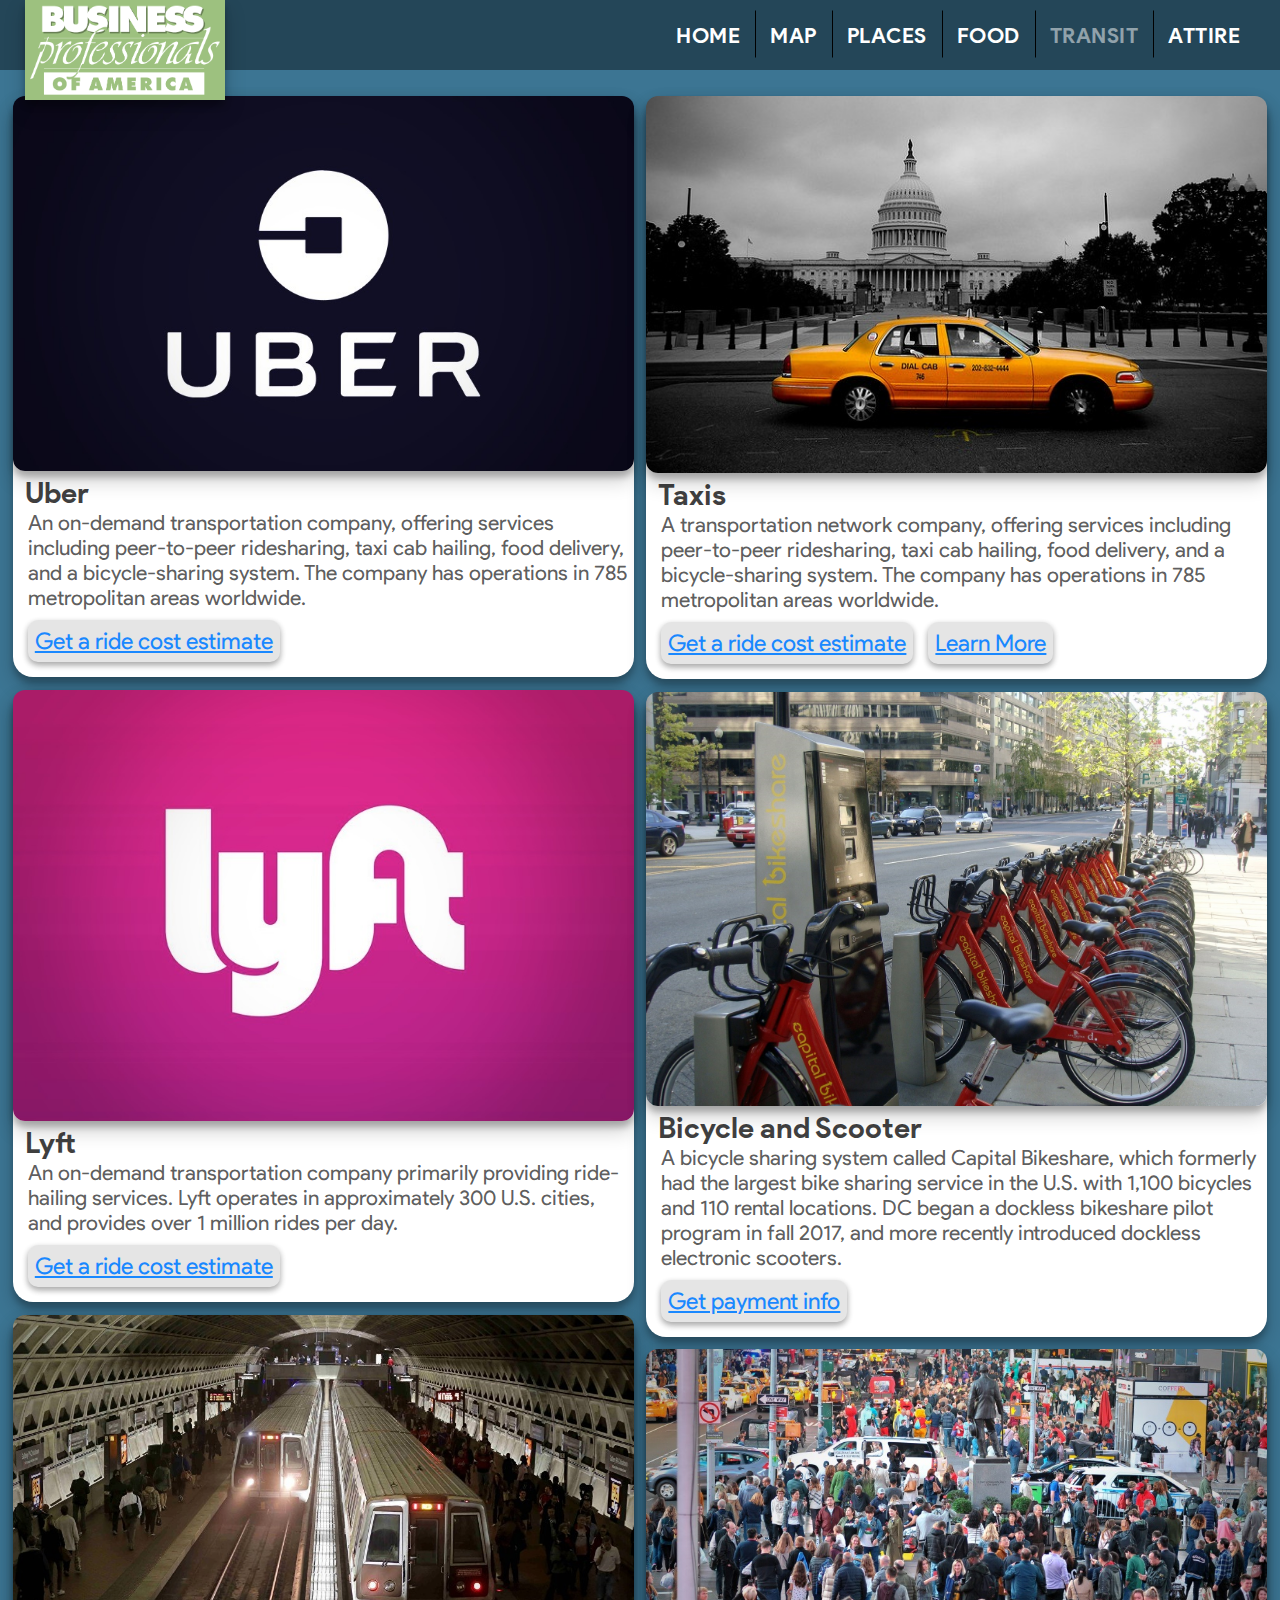
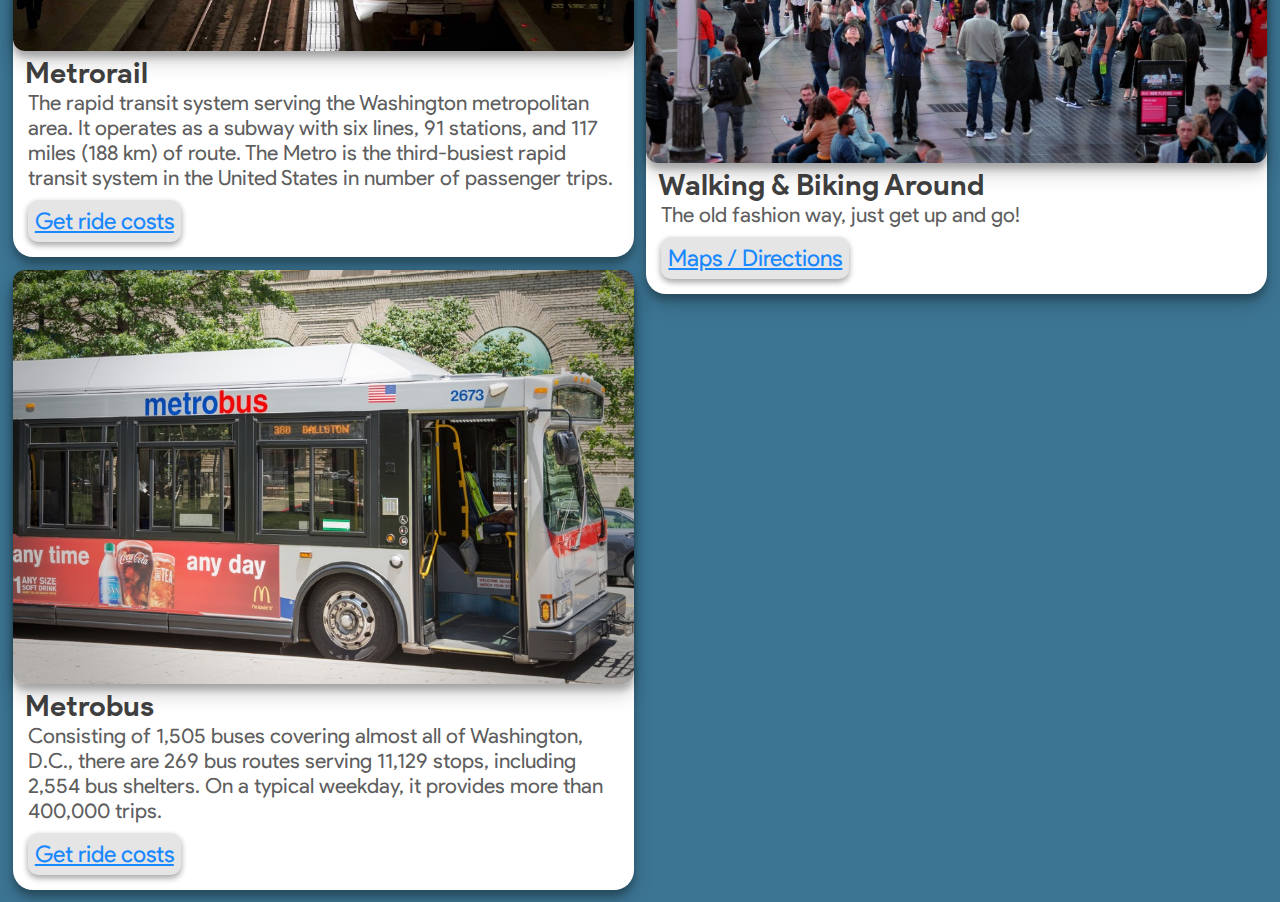
<file: webpages/transit.html>
<!DOCTYPE html>
<html>
	<head>
		<!-- meta info-->
		<meta charset="UTF-8" />
		<meta name="description" content="A website to assist BPA chapters in planning their attendance at NLC in Washington D.C." />
		<meta name="keywords" content="BPA,business,professionals,America,NLC,Washington,DC" />
		<meta name="author" content="Karl Palmer, Patrick Crowley, & Matthew Murphy" />
		<meta name="viewport" content="width=device-width, initial-scale=1.0" />

		<!-- stylesheets & scripts -->
		<link rel="stylesheet" type="text/css" href="../styles/index.css" />
		<script src="../scripts/mobilenav.js"></script>

		<!-- site title & icon -->
		<link rel="icon" type="image/x-icon" href="../images/meta/favicon.png" />
		<title>
			Transit
		</title>
	</head>
	<body style="overflow-x: hidden;">
		<header id="mainheader">
			<a id="bpa-link" href="http://bpa.org">
				<div id="bpa-logo">
					<img id="bpa-logo-src" src="../images/index/BPA_Logo_W.png" />
				</div>
			</a>
			<nav id="desktop-nav">
				<a href="../index.html">Home</a>
				<a href="maps.html">Map</a>
				<a href="places.html">Places</a>
				<a href="food.html">Food</a>
				<a href="transit.html"><span class="current-page">Transit</span></a>
				<a style="border-right: 0px;" href="attire.html">Attire</a>
			</nav>
			<nav id="mobile-nav">
				<div id="webpage-title">Transit</div><img onclick="opennav()" id="nav-button" src="../images/nav/menu_button.png" />
			</nav>

			<div id="mobile-nav-items">
				<header id="mobile-nav-header">
					<div id="mobile-nav-title">
						Navigation
					</div>
					<nav id="mobile-nav">
						<img onclick="closenav()" id="nav-button" src="../images/nav/menu_button_exit.png" />
					</nav>
				</header>
				<nav>
					<a id="Home" href="../index.html">Home</a>
					<a id="Maps" href="maps.html">Map</a>
					<a id="Places" href="places.html">Places</a>
					<a id="Food" href="food.html">Food</a>
					<a id="Transit" href="transit.html"><span class="current-page">Transit</span></a>
					<a id="Attire" href="attire.html">Attire</a>
				</nav>
			</div>
		</header>
		
		<section id="main-content">
			<div class="item">
				<img src="../images/transit/UBER.jpg" />
				<div>
					<h1>Uber</h1>
					<p>
						An on-demand transportation company, offering services including peer-to-peer ridesharing, taxi cab hailing, food delivery, and a bicycle-sharing system. The company has operations in 785 metropolitan areas worldwide.
						<br />
						<a href="https://www.uber.com/fare-estimate/">Get a ride cost estimate</a>
					</p>
				</div>
			</div>

			<div class="item">
				<img src="../images/transit/LYFT.jpg" />
				<div>
					<h1>Lyft</h1>
					<p>
						An on-demand transportation company primarily providing ride-hailing services. Lyft operates in approximately 300 U.S. cities, and provides over 1 million rides per day.
						<br />
						<a href="https://www.lyft.com/fare-estimate">Get a ride cost estimate</a>
					</p>
				</div>
			</div>

			<div class="item">
				<!--https://sputniknews.com/viral/201711291059529378-war-on-christmas-wmata-catholics/-->
				<img src="../images/transit/METRO.jpg" />
				<div>
					<h1>Metrorail</h1>
					<p>
						The rapid transit system serving the Washington metropolitan area. It operates as a subway with six lines, 91 stations, and 117 miles (188 km) of route. The Metro is the third-busiest rapid transit system in the United States in number of passenger trips.
						<br />
						<a href="https://www.wmata.com/fares/index.cfm">Get ride costs</a>
					</p>
				</div>
			</div>

			<div class="item">
				<!--https://www.flickr.com/photos/diversey/14140460049-->
				<img src="../images/transit/METBUS.jpg" />
				<div>
					<h1>Metrobus</h1>
					<p>
						Consisting of 1,505 buses covering almost all of Washington, D.C., there are 269 bus routes serving 11,129 stops, including 2,554 bus shelters. On a typical weekday, it provides more than 400,000 trips.
						<br />
						<a href="https://www.wmata.com/fares/index.cfm">Get ride costs</a>
					</p>
				</div>
			</div>

			<div class="item">
				<!--https://www.taxifarefinder.com/newsroom/2013/08/29/washington-dc-tips-on-taking-a-taxi/-->
				<img src="../images/transit/TAXI.jpg" />
				<div>
					<h1>Taxis</h1>
					<p>
						A transportation network company, offering services including peer-to-peer ridesharing, taxi cab hailing, food delivery, and a bicycle-sharing system. The company has operations in 785 metropolitan areas worldwide.
						<br />
						<a style="margin-right: 10px"  href="http://dctaxionline.com/fare-calculator/">Get a ride cost estimate</a>
						<a href="http://dctaxionline.com/fare-calculator/">Learn More</a>
					</p>
				</div>
			</div>

			<div class="item">
				<!--https://en.wikipedia.org/wiki/File:Capital_Bikeshare_DC_2010_10_532.JPG-->
				<img src="../images/transit/BIKES.jpg" />
				<div>
					<h1>Bicycle and Scooter</h1>
					<p>
						A bicycle sharing system called Capital Bikeshare, which formerly had the largest bike sharing service in the U.S. with 1,100 bicycles and 110 rental locations. DC began a dockless bikeshare pilot program in fall 2017, and more recently introduced dockless electronic scooters.
						<br />
						<a href="https://www.capitalbikeshare.com/pricing">Get payment info</a>
					</p>
				</div>
			</div>

			<div class="item">
				<!--https://nypost.com/2017/12/22/tourists-were-begging-you-please-learn-how-to-walk-in-nyc/-->
				<img src="../images/transit/WALK.jpg" />
				<div>
					<h1>Walking & Biking Around</h1>
					<p>
						The old fashion way, just get up and go!
						<br />
						<a href="https://www.google.com/maps/place/Washington,+DC/@38.8935754,-77.0847875,12z/data=!3m1!4b1!4m5!3m4!1s0x89b7c6de5af6e45b:0xc2524522d4885d2a!8m2!3d38.9071923!4d-77.0368707">Maps / Directions</a>
					</p>
				</div>
			</div>
		</section>

	</body>
</html>
</file>
<file: styles/index.css>
@font-face 
{
	font-family: product-sans-bold;
	src: url('../fonts/ProductSansBold.ttf');
}

@font-face 
{
	font-family: product-sans;
	src: url('../fonts/ProductSansRegular.ttf');
}

body
{
	margin: 0;
	padding: 0;
	/* US_Capitol.jpg - https://hubble25th.org/history/pre-launch */
	background: rgb(60,117,147);
	background-size: cover;
	font-family: product-sans-bold;
}

header
{
	width: 100vw;
	height: 70px;
	background-color: rgba(0,0,0,.4);
}

header div#bpa-logo
{
	transition: .25s;
	display: inline-block;
	position: relative;
	width: 200px;
	height: 130%;
	min-height: 100px;
	margin-left: 25px;
	background-color: rgb(157,193,127);
	-webkit-box-shadow: 0 10px 20px rgba(0, 0, 0, 0.19), 0 6px 6px rgba(0, 0, 0, 0.23);
	-moz-box-shadow: 0 10px 20px rgba(0, 0, 0, 0.19), 0 6px 6px rgba(0, 0, 0, 0.23);
	-ms-box-shadow: 0 10px 20px rgba(0, 0, 0, 0.19), 0 6px 6px rgba(0, 0, 0, 0.23);
	-o-box-shadow: 0 10px 20px rgba(0, 0, 0, 0.19), 0 6px 6px rgba(0, 0, 0, 0.23);
	box-shadow: 0 10px 20px rgba(0, 0, 0, 0.19), 0 6px 6px rgba(0, 0, 0, 0.23);
}

header div#bpa-logo:hover
{
	height: 200%;
	-webkit-transition: all 0.25s ease-in-out;
	-moz-transition: all 0.25s ease-in-out;
	-ms-transition: all 0.25s ease-in-out;
	-o-transition: all 0.25s ease-in-out;
	transition: all 0.25s ease-in-out;
}

header div#bpa-logo:hover img#bpa-logo-src
{
	top: 64%;
	-webkit-transition: all 0.25s ease-in-out;
	-moz-transition: all 0.25s ease-in-out;
	-ms-transition: all 0.25s ease-in-out;
	-o-transition: all 0.25s ease-i-out;
	transition: all 0.25s ease-in-out;
}

header div#bpa-logo img#bpa-logo-src
{
	position: absolute;
	width: 95%;
	top: 50%;
	left: 50%;
	transform: translate(-50%, -50%);
	-webkit-transition: all 0.25s ease-in-out;
	-moz-transition: all 0.25s ease-in-out;
	-ms-transition: all 0.25s ease-in-out;
	-o-transition: all 0.25s ease-in-out;
	transition: all 0.25s ease-in-out;
}

nav#mobile-nav
{
	display: none;
}

nav#desktop-nav
{
	display: inline-block;
	float: right;
	margin-right: 25px;
	position: relative;
	top: 50%;
	transform: translate(0, -50%);
}

div#mobile-nav-items
{
	display: none;
}

nav#desktop-nav a
{
	font-weight: bolder;
	letter-spacing: .5px;
	font-size: 130%;
	color: white;
	text-decoration: none;
	text-transform: uppercase;
	padding: 12.5px 15px 10px 15px;
	border-right: 1px solid black;
	margin-left: -5px;

	-webkit-transition: all 0.1s ease-in-out;
	-moz-transition: all 0.1s ease-in-out;
	-ms-transition: all 0.1s ease-in-out;
	-o-transition: all 0.1s ease-in-out;
	transition: all 0.1s ease-in-out;
}

nav#desktop-nav a:hover
{
	border-radius: 10px;
	background-color: rgb(0,0,0,.25);
	border-right: 1px solid rgb(0,0,0,0);
	-webkit-box-shadow: 0 10px 20px rgba(0, 0, 0, 0.19), 0 6px 6px rgba(0, 0, 0, 0.23);
	-moz-box-shadow: 0 10px 20px rgba(0, 0, 0, 0.19), 0 6px 6px rgba(0, 0, 0, 0.23);
	-ms-box-shadow: 0 10px 20px rgba(0, 0, 0, 0.19), 0 6px 6px rgba(0, 0, 0, 0.23);
	-o-box-shadow: 0 10px 20px rgba(0, 0, 0, 0.19), 0 6px 6px rgba(0, 0, 0, 0.23);
	box-shadow: 0 10px 20px rgba(0, 0, 0, 0.19), 0 6px 6px rgba(0, 0, 0, 0.23);
	-webkit-transition: all 0.25s ease-in-out;
	-moz-transition: all 0.25s ease-in-out;
	-ms-transition: all 0.25s ease-in-out;
	-o-transition: all 0.25s ease-in-out;
	transition: all 0.25s ease-in-out;
}

nav#desktop-nav:hover a
{
	border-right: 1px solid rgb(0,0,0,0);
	-webkit-transition: all 0.1s ease-in-out;
	-moz-transition: all 0.1s ease-in-out;
	-ms-transition: all 0.1s ease-in-out;
	-o-transition: all 0.1s ease-in-out;
	transition: all 0.1s ease-in-out;
}

.animate-right
{
	position: relative;
	animation: animateright 0.4s;
}

#DC-Slideshow
{
	width: 100vw;
	height: 100vh;
	position: fixed;
	left: 0;
	top: 0;
	z-index: -1;
	overflow: hidden;
	-webkit-animation: zoomin 17s ease-in-out infinite;
	animation: zoomin 17s ease-in-out infinite;
}

.mySlides
{
	height: 100%;
	width: 100%;
	object-fit: cover;
	overflow-y: hidden;
	filter: blur(2px);
}

#welcome
{
	position: absolute;
	top: 50%;
	left: 50%;
	transform: translate(-50%, -50%);
	text-align: center;
	border-radius: 20px;
	margin-top: -2vw;
	color: white;
	font-weight: bolder;
	font-size: 500%;
	text-shadow: 0px 0px 10px rgba(0,0,0,1);
}

#welcome span#top
{
	font-size: 235%;
	margin-left: -5px;
	display: block;
}

#welcome span#bot
{
	font-size: 112%;
	font-family: Times New Roman;
	display: block;
}

hr
{
	border-top: white solid 5px;
	border-bottom: rgba(0,0,0,.5) solid 2px;
	margin: -30px 0px 10px 0px;
}

.current-page
{
	color: rgba(255, 255, 255, .5);
}

footer
{
	color: rgb(255,255,255,.5);
	position: fixed;
	bottom: 0;
	width: 100%;
	text-align: center;
	background-color: rgba(0,0,0,.3);
}

#map
{
	z-index: -1;
	position: absolute;
	object-fit: cover;
	overflow: hidden;
	margin-bottom: -70px;
}

.place-card, .place-card-large
{
	display: none;
}

.center
{
	z-index: -1;
	position: absolute;
	top: 50%;
	left: 50%;
	transform: translate(-50%, -50%);
}
/****************************************************************/
#main-content 
{
	padding: 1vw 1vw;
	-webkit-column-count: 3;
	-webkit-column-gap:   1vw;
	-moz-column-count:    3;
	-moz-column-gap:      1vw;
	column-count:         3;
	column-gap:           1vw;
	text-align: center;
	overflow: hidden;
	word-break: keep-all;

}

#main-content .item
{
	width: 100% !important;
	height: auto !important;
	border-radius: 20px;
	display: inline-block;
	-webkit-box-shadow: 0 10px 20px rgba(0, 0, 0, 0.19), 0 6px 6px rgba(0, 0, 0, 0.23);
	-moz-box-shadow: 0 10px 20px rgba(0, 0, 0, 0.19), 0 6px 6px rgba(0, 0, 0, 0.23);
	-ms-box-shadow: 0 10px 20px rgba(0, 0, 0, 0.19), 0 6px 6px rgba(0, 0, 0, 0.23);
	-o-box-shadow: 0 10px 20px rgba(0, 0, 0, 0.19), 0 6px 6px rgba(0, 0, 0, 0.23);
	box-shadow: 0 10px 20px rgba(0, 0, 0, 0.19), 0 6px 6px rgba(0, 0, 0, 0.23);
	background-color: white;
	margin-top: 1vw;
	overflow: visible;
	transition: .1s;
}

#main-content:active .item
{
	filter: blur(7.5px);
	z-index: 0;
	transition: 1s;
}

#main-content .item:hover
{
	cursor: pointer;
	transform: scale(1.025);
	transition: .1s;
	z-index: 5;
}

#main-content .item:active
{
	position: relative;
	filter: blur(0px);
	transform: scale(1.1) rotateZ(-2.5deg);
	transition: .3s;
	-webkit-box-shadow: 0 19px 38px rgba(0,0,0,0.30), 0 15px 12px rgba(0,0,0,0.22);
	-moz-box-shadow: 0 19px 38px rgba(0,0,0,0.30), 0 15px 12px rgba(0,0,0,0.22);
	-ms-box-shadow: 0 19px 38px rgba(0,0,0,0.30), 0 15px 12px rgba(0,0,0,0.22);
	-o-box-shadow: 0 19px 38px rgba(0,0,0,0.30), 0 15px 12px rgba(0,0,0,0.22);
	box-shadow: 0 19px 38px rgba(0,0,0,0.30), 0 15px 12px rgba(0,0,0,0.22);
}

#main-content .item img
{
	width: 100%;
	border-radius: 12px;
	-webkit-box-shadow: 0 10px 20px rgba(0, 0, 0, 0.19), 0 6px 6px rgba(0, 0, 0, 0.23);
	-moz-box-shadow: 0 10px 20px rgba(0, 0, 0, 0.19), 0 6px 6px rgba(0, 0, 0, 0.23);
	-ms-box-shadow: 0 10px 20px rgba(0, 0, 0, 0.19), 0 6px 6px rgba(0, 0, 0, 0.23);
	-o-box-shadow: 0 10px 20px rgba(0, 0, 0, 0.19), 0 6px 6px rgba(0, 0, 0, 0.23);
	box-shadow: 0 10px 20px rgba(0, 0, 0, 0.19), 0 6px 6px rgba(0, 0, 0, 0.23);
	pointer-events: none;
	-webkit-touch-callout: none; /* iOS Safari */
	-webkit-user-select: none; /* Safari */
	-khtml-user-select: none; /* Konqueror HTML */
	-moz-user-select: none; /* Firefox */
	-ms-user-select: none; /* Internet Explorer/Edge */
	user-select: none; /* Non-prefixed version, currently
	                      supported by Chrome and Opera */
}

#main-content .item h1
{
	color: rgba(0,0,0,.75);
	text-align: left;
	margin: 0px 0px 0px 12px;
	font-size: 180%;
}

#main-content .item p
{
	font-family: product-sans;
	color: rgba(0,0,0,.65);
	text-align: left;
	margin: 0px 0px 0px 10px;
	font-size: 130%;
	padding: 0px 5px 5px 5px;
}

#main-content .item ul
{
	font-family: product-sans;
	color: rgba(0,0,0,.65);
	text-align: left;
	margin: 10px 0px 0px 15px;
	font-size: 130%;
	padding: 0px 5px 5px 5px;
}

#main-content .item ul li
{
	font-size: 110%;
	list-style-type: none;
	margin-bottom: 15px;
}

#main-content .item a
{
	display: inline-block;
	position: relative;
	font-family: product-sans;
	color: #1988FF;
	margin: 10px 0px 10px 0px;
	font-size: 110%;
	padding: 7px;
	background-color: rgba(0,0,0,.1);
	border-radius: 10px;
	transition: .15s;
	-webkit-box-shadow: 0 3px 6px rgba(0,0,0,0.16), 0 3px 6px rgba(0,0,0,0.23);
	-moz-box-shadow: 0 3px 6px rgba(0,0,0,0.16), 0 3px 6px rgba(0,0,0,0.23);
	-ms-box-shadow: 0 3px 6px rgba(0,0,0,0.16), 0 3px 6px rgba(0,0,0,0.23);
	-o-box-shadow: 0 3px 6px rgba(0,0,0,0.16), 0 3px 6px rgba(0,0,0,0.23);
	box-shadow: 0 3px 6px rgba(0,0,0,0.16), 0 3px 6px rgba(0,0,0,0.23);
}

#main-content .item a:hover
{
	text-decoration: none;
	transform: scale(1.05);
	transition: .15s;
	-webkit-box-shadow: 0 10px 20px rgba(0, 0, 0, 0.19), 0 6px 6px rgba(0, 0, 0, 0.23);
	-moz-box-shadow: 0 10px 20px rgba(0, 0, 0, 0.19), 0 6px 6px rgba(0, 0, 0, 0.23);
	-ms-box-shadow: 0 10px 20px rgba(0, 0, 0, 0.19), 0 6px 6px rgba(0, 0, 0, 0.23);
	-o-box-shadow: 0 10px 20px rgba(0, 0, 0, 0.19), 0 6px 6px rgba(0, 0, 0, 0.23);
	box-shadow: 0 10px 20px rgba(0, 0, 0, 0.19), 0 6px 6px rgba(0, 0, 0, 0.23);
}

@media (max-width: 1400px) 
{
	#main-content
	{
		-moz-column-count:    2;
		-webkit-column-count: 2;
		column-count:         2;
	}
}
/****************************************************************/
.center-x
{
	z-index: -1;
	position: absolute;
	left: 50%;
	transform: translate(-50%, 0);
	color: white;
	width: 90vw;
	margin-top: 30px;
	overflow-x: hidden;
}

.center-x h2
{
	background-color: rgba(255,255,255,.4);
	padding: 10px;
	font-size: 150%;
}

.center-x ul li
{
	font-size: 150%;
}
.center-x ul li b
{
	font-size: 110%;
}

.center h3
{
	text-align: center;
	font-weight: bolder;
	color: white;
	font-size: 220%;
}

.center img
{
	border: 4px solid white;
}

@-webkit-keyframes zoomin 
{
	0%
	{
		transform: scale(1);
	}
	50%
	{
		transform: scale(1.15);
	}
	100%
	{
		transform: scale(1);
	}
}

@keyframes zoomin 
{
	0%
	{
		transform: scale(1);
	}
	50%
	{
		transform: scale(1.15);
	}
	100%
	{
		transform: scale(1);
	}
}

@-webkit-keyframes slide-in
{
	0%
	{
		transform: translate(0px, -300vh);
	}
	100%
	{
		transform: translate(0px, 0px);
	}
}

@keyframes slide-in
{
	0%
	{
		transform: translate(0px, -300vh);
	}
	100%
	{
		transform: translate(0px, 0px);
	}
} 

@-webkit-keyframes slide-out
{
	0%
	{
		transform: translate(0px, 0px);
	}
	100%
	{
		transform: translate(0px, -300vh);
	}
}

@keyframes slide-out
{
	0%
	{
		transform: translate(0px, 0px);
	}
	100%
	{
		transform: translate(0px, -300vh);
	}
}

@-webkit-keyframes animateright
{
	from
	{
		right:-300px;
		opacity:0;
	}
	to
	{
		right:0;
		opacity:1
	}
}

@keyframes animateright
{
	from
	{
		right:-300px;
		opacity:0;
	}
	to
	{
		right:0;
		opacity:1
	}
}

/* mobile/small screens (portrait) */
@media (max-width: 840px)
{
	#main-content 
	{
		-webkit-column-count: 1;
		-webkit-column-gap:   1vw;
		-moz-column-count:    1;
		-moz-column-gap:      1vw;
		column-count:         1;
		column-gap:           1vw;
	}

	#main-content .item
	{
		margin-top: 3vw;
	}

	#bpa-link
	{
		display: none;
	}

	.center img
	{
		border: 4px solid white;
		width: 95vw;
	}

	#welcome
	{
		font-size: 9.5vw;
		white-space: nowrap;
	}

	hr
	{
		margin: -10px 0px 10px 0px;
	}

	nav#desktop-nav
	{
		display: none;
	}

	div#mobile-nav-items header
	{
		font-size: 150%;
		background: rgb(157,193,127);
		-webkit-box-shadow: 0 10px 20px rgba(0, 0, 0, 0.19), 0 6px 6px rgba(0, 0, 0, 0.23);
		-moz-box-shadow: 0 10px 20px rgba(0, 0, 0, 0.19), 0 6px 6px rgba(0, 0, 0, 0.23);
		-ms-box-shadow: 0 10px 20px rgba(0, 0, 0, 0.19), 0 6px 6px rgba(0, 0, 0, 0.23);
		-o-box-shadow: 0 10px 20px rgba(0, 0, 0, 0.19), 0 6px 6px rgba(0, 0, 0, 0.23);
		box-shadow: 0 10px 20px rgba(0, 0, 0, 0.19), 0 6px 6px rgba(0, 0, 0, 0.23);
		position: relative;
		z-index: 11;
	}

	div#mobile-nav-items header div#mobile-nav-title
	{
		display: inline-block;
		height: 67.5px;
		line-height: 67.5px;
		white-space: nowrap;
		text-transform: uppercase;
		color: white;
		margin-left: 25px;
		font-weight: bolder;
	}

	nav#mobile-nav
	{
		display: inline-block;
		position: absolute;
		width: 100%;
		height: 70px;
		left: 0;
	}

	nav#mobile-nav div#webpage-title
	{

		display: inline-block;
		position: absolute;
		left: 0;
		transition: .1s;
		top: 48%;
		transform: translate(0, -50%);
		margin-left: 25px;
		color: white;
		font-size: 250%;
		text-transform: uppercase;
		font-weight: bolder;
	}

	nav#mobile-nav div#webpage-title-home
	{

		position: absolute;
		right: 35px;
		transition: .1s;
		top: 48%;
		transform: translate(0, -50%);
		margin-right: 35px;
		color: white;
		font-size: 250%;
		text-transform: uppercase;
		font-weight: bolder;
		overflow-x: hidden;
	}

	nav#mobile-nav img#nav-button
	{
		position: absolute;
		right: 0;
		height: 50px;
		transition: .1s;
		top: 50%;
		transform: translate(0, -50%);
		margin-right: 25px;
	}

	nav#mobile-nav img#nav-button:hover
	{
		transform: translate(0, -50%) scale(1.1);
		transition: .1s;
		cursor: pointer;
	}

	nav#mobile-nav img#nav-button-home
	{
		position: absolute;
		right: 0px;
		height: 50px;
		transition: .1s;
		top: 50%;
		transform: translate(0, -50%);
		margin-right: 10px;
		overflow-x: hidden;
	}

	nav#mobile-nav img#nav-button-home:hover
	{
		transform: translate(0, -50%) scale(1.1);
		transition: .1s;
		cursor: pointer;
	}

	div#mobile-nav-items
	{
		display: none;
		position: absolute;
		z-index: 3;
		top: 0;
		left: 0;
		width: 100vw;
		height: 100vh;
		overflow-y: scroll;
		overflow-x: hidden;
	}

	div#mobile-nav-items nav a
	{

		letter-spacing: .5px;
		display: block;
		color: white;
		text-decoration: none;
		text-transform: uppercase;
		padding: 80px;
		text-align: center;
		font-size: 300%;
		font-weight: bolder;
		letter-spacing: .5vw;
		background-color: rgba(0,0,0,.25)
		-webkit-box-shadow: 0 10px 20px rgba(0, 0, 0, 0.19), 0 6px 6px rgba(0, 0, 0, 0.23);
		-moz-box-shadow: 0 10px 20px rgba(0, 0, 0, 0.19), 0 6px 6px rgba(0, 0, 0, 0.23);
		-ms-box-shadow: 0 10px 20px rgba(0, 0, 0, 0.19), 0 6px 6px rgba(0, 0, 0, 0.23);
		-o-box-shadow: 0 10px 20px rgba(0, 0, 0, 0.19), 0 6px 6px rgba(0, 0, 0, 0.23);
		box-shadow: 0 10px 20px rgba(0, 0, 0, 0.19), 0 6px 6px rgba(0, 0, 0, 0.23);
		position: relative;
	}

	div#mobile-nav-items nav a#Home
	{
		background-color: rgb(99, 144, 168);
		z-index: 10;
	}
	div#mobile-nav-items nav a#Maps
	{
		background-color: rgb(84, 129, 153);
		z-index: 9;
	}
	div#mobile-nav-items nav a#Places
	{
		background-color: rgb(69, 114, 138);
		z-index: 8;
	}
	div#mobile-nav-items nav a#Food
	{
		background-color: rgb(54, 99, 123);
		z-index: 7;
	}
	div#mobile-nav-items nav a#Transit
	{
		
		background-color: rgb(39, 84, 108);
		z-index: 6;
	}
	div#mobile-nav-items nav a#Attire
	{
		
		background-color: rgb(24, 69, 93);
		z-index: 5;
	}
	

	header div#bpa-logo
	{
		margin-left: 10px;
	}

	#main-content:active .item
	{
		filter: blur(0px);
		z-index: 0;
		transition: 0s;
	}

	#main-content .item:hover
	{
		cursor: pointer;
		transform: scale(1);
		transition: 0;
		z-index: 1;
	}

	#main-content .item:active
	{
		position: relative;
		filter: blur(0px);
		transform: scale(1);
		transition: 0s;
		-webkit-box-shadow: 0 10px 20px rgba(0, 0, 0, 0.19), 0 6px 6px rgba(0, 0, 0, 0.23);
		-moz-box-shadow: 0 10px 20px rgba(0, 0, 0, 0.19), 0 6px 6px rgba(0, 0, 0, 0.23);
		-ms-box-shadow: 0 10px 20px rgba(0, 0, 0, 0.19), 0 6px 6px rgba(0, 0, 0, 0.23);
		-o-box-shadow: 0 10px 20px rgba(0, 0, 0, 0.19), 0 6px 6px rgba(0, 0, 0, 0.23);
		box-shadow: 0 10px 20px rgba(0, 0, 0, 0.19), 0 6px 6px rgba(0, 0, 0, 0.23);
	}
}

/* mobile/small screens (landscape) */
@media (max-height: 450px)
{
	#main-content
	{
		-moz-column-count:    2;
		-webkit-column-count: 2;
		column-count:         2;
	}

	#welcome
	{
		margin-top: 6vh;
		margin-bottom: 1.5vh;
		font-size: 12vh;
	}

	header
	{
		width: 100vw;
		height: 70px;
		background-color: rgba(0,0,0,.4);
	}

	hr
	{
		margin: -10px 0px 10px 0px;
	}

	@-webkit-keyframes slide-in
	{
		0%
		{
			transform: translate(0px, -400vh);
		}
		100%
		{
			transform: translate(0px, 0px);
		}
	} 

	@keyframes slide-in
	{
		0%
		{
			transform: translate(0px, -400vh);
		}
		100%
		{
			transform: translate(0px, 0px);
		}
	} 

	@-webkit-keyframes slide-out
	{
		0%
		{
			transform: translate(0px, 0px);
		}
		100%
		{
			transform: translate(0px, -400vh);
		}
	}

	@keyframes slide-out
	{
		0%
		{
			transform: translate(0px, 0px);
		}
		100%
		{
			transform: translate(0px, -400vh);
		}
	}
}
</file>
